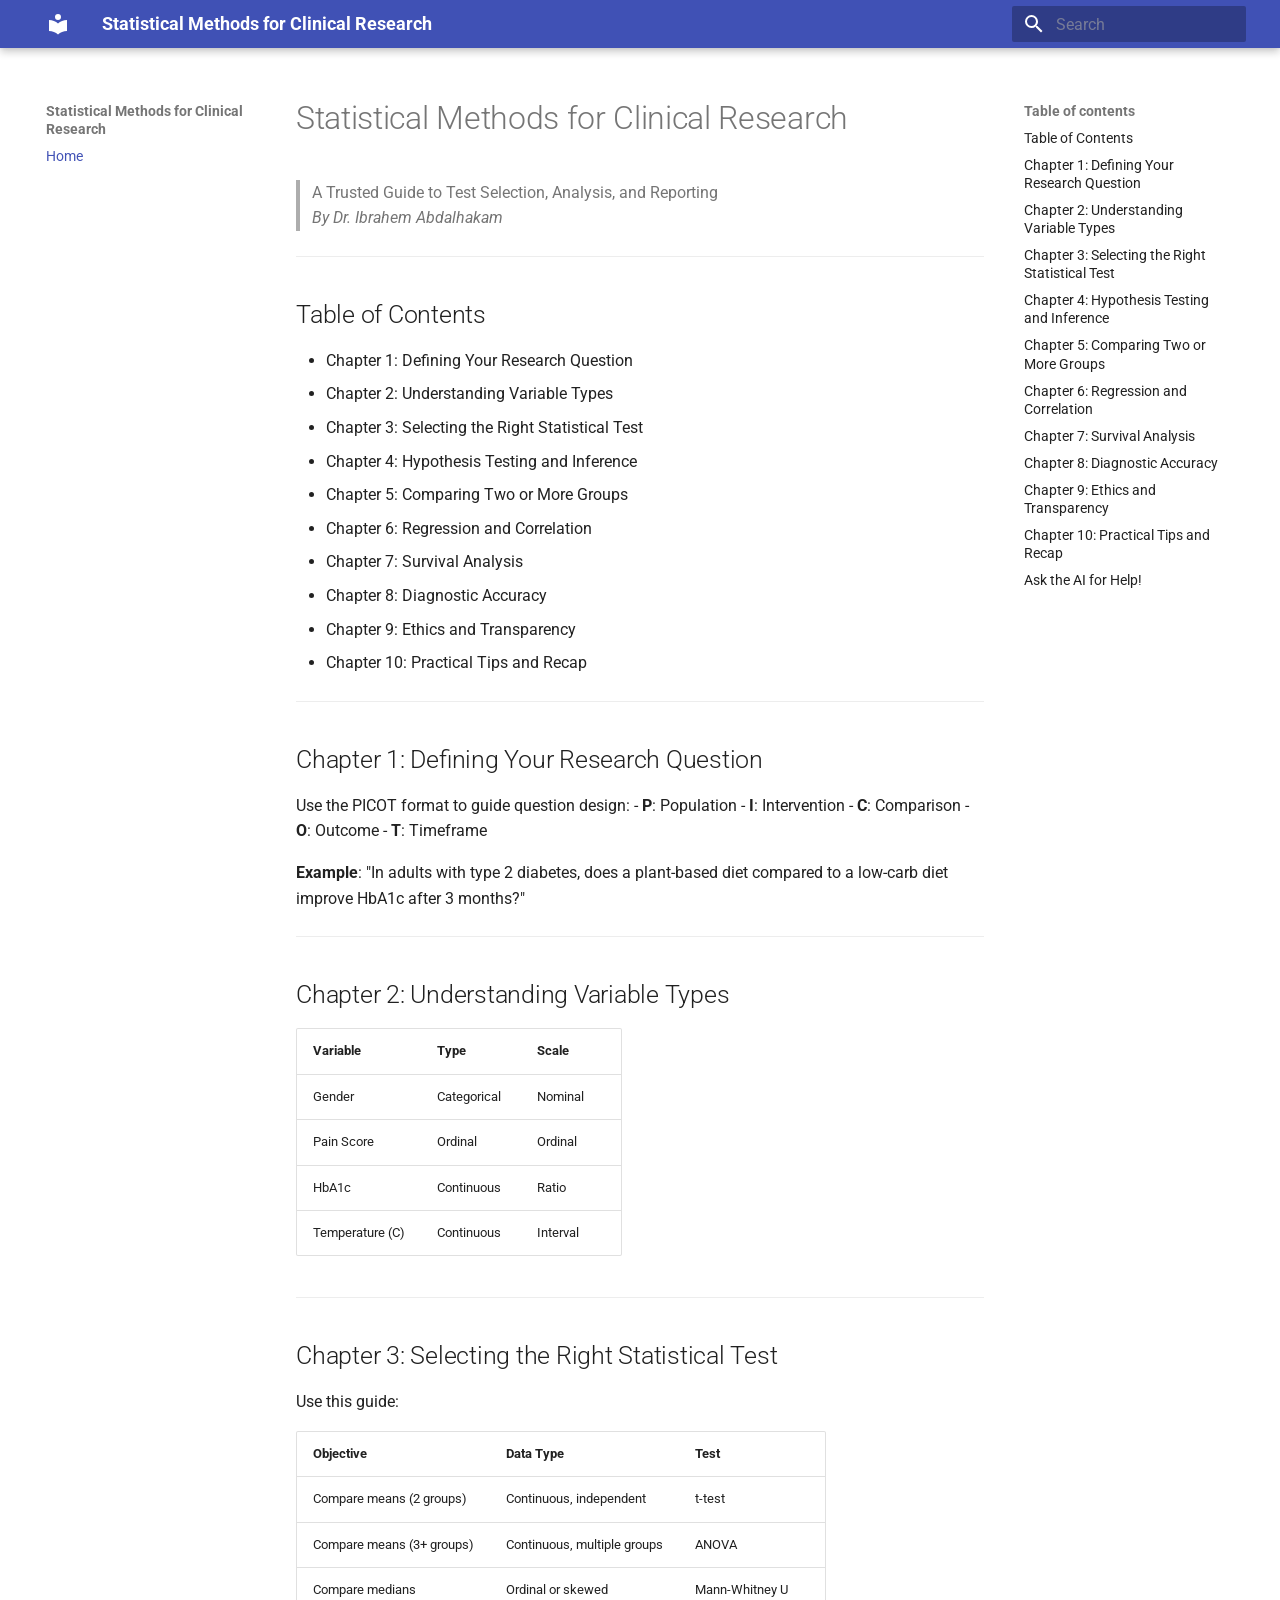
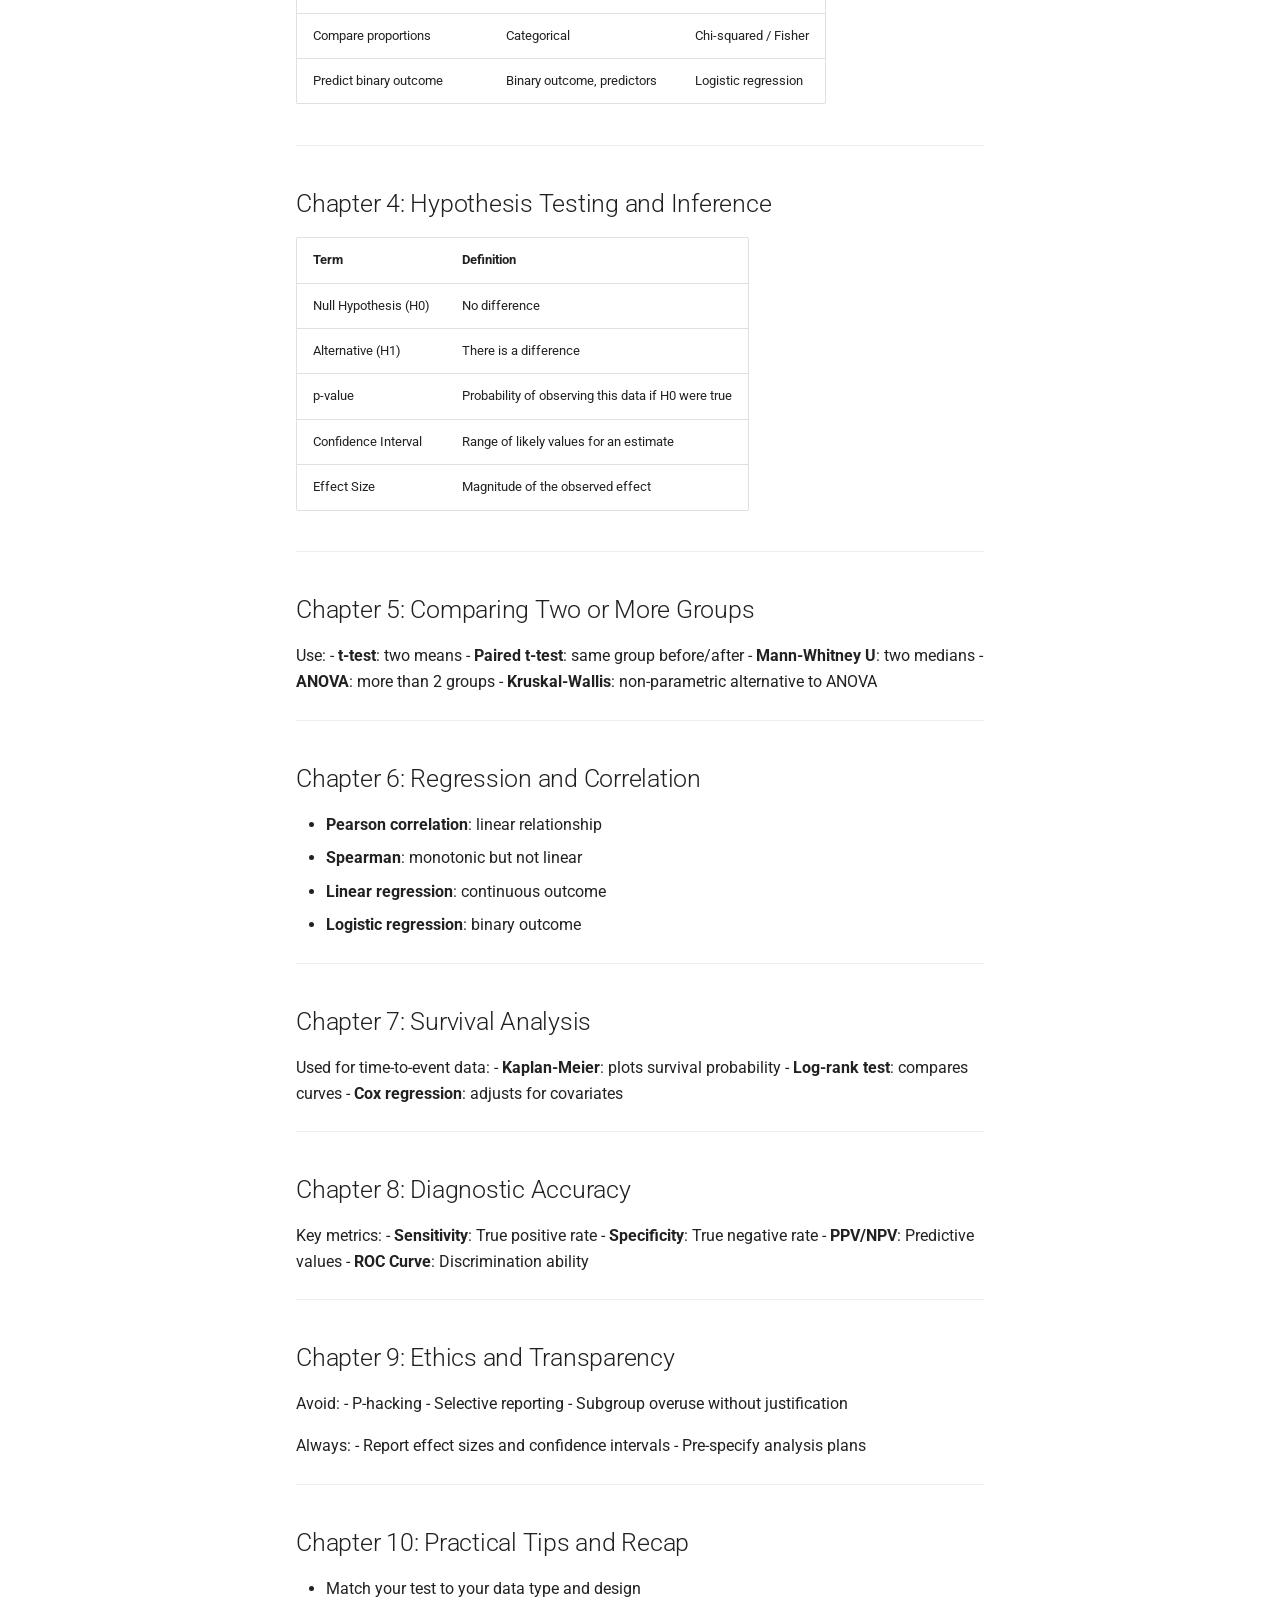
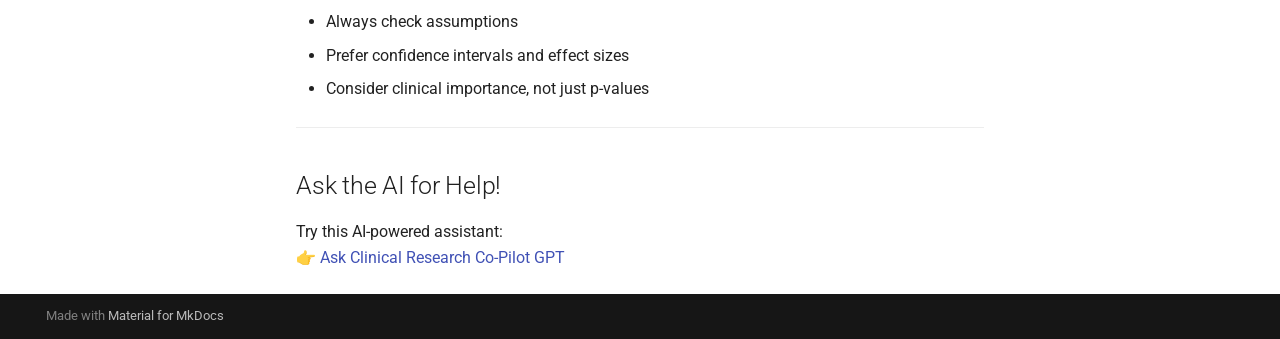
<file: index.html>
<!doctype html>
<html lang="en" class="no-js">
  <head>
    
      <meta charset="utf-8">
      <meta name="viewport" content="width=device-width,initial-scale=1">
      
      
      
      
      
      
      <link rel="icon" href="assets/images/favicon.png">
      <meta name="generator" content="mkdocs-1.6.1, mkdocs-material-9.6.12">
    
    
      
        <title>Statistical Methods for Clinical Research</title>
      
    
    
      <link rel="stylesheet" href="assets/stylesheets/main.2afb09e1.min.css">
      
      


    
    
      
    
    
      
        
        
        <link rel="preconnect" href="https://fonts.gstatic.com" crossorigin>
        <link rel="stylesheet" href="https://fonts.googleapis.com/css?family=Roboto:300,300i,400,400i,700,700i%7CRoboto+Mono:400,400i,700,700i&display=fallback">
        <style>:root{--md-text-font:"Roboto";--md-code-font:"Roboto Mono"}</style>
      
    
    
    <script>__md_scope=new URL(".",location),__md_hash=e=>[...e].reduce(((e,_)=>(e<<5)-e+_.charCodeAt(0)),0),__md_get=(e,_=localStorage,t=__md_scope)=>JSON.parse(_.getItem(t.pathname+"."+e)),__md_set=(e,_,t=localStorage,a=__md_scope)=>{try{t.setItem(a.pathname+"."+e,JSON.stringify(_))}catch(e){}}</script>
    
      

    
    
    
  </head>
  
  
    <body dir="ltr">
  
    
    <input class="md-toggle" data-md-toggle="drawer" type="checkbox" id="__drawer" autocomplete="off">
    <input class="md-toggle" data-md-toggle="search" type="checkbox" id="__search" autocomplete="off">
    <label class="md-overlay" for="__drawer"></label>
    <div data-md-component="skip">
      
        
        <a href="#statistical-methods-for-clinical-research" class="md-skip">
          Skip to content
        </a>
      
    </div>
    <div data-md-component="announce">
      
    </div>
    
    
      

  

<header class="md-header md-header--shadow" data-md-component="header">
  <nav class="md-header__inner md-grid" aria-label="Header">
    <a href="." title="Statistical Methods for Clinical Research" class="md-header__button md-logo" aria-label="Statistical Methods for Clinical Research" data-md-component="logo">
      
  
  <svg xmlns="http://www.w3.org/2000/svg" viewBox="0 0 24 24"><path d="M12 8a3 3 0 0 0 3-3 3 3 0 0 0-3-3 3 3 0 0 0-3 3 3 3 0 0 0 3 3m0 3.54C9.64 9.35 6.5 8 3 8v11c3.5 0 6.64 1.35 9 3.54 2.36-2.19 5.5-3.54 9-3.54V8c-3.5 0-6.64 1.35-9 3.54"/></svg>

    </a>
    <label class="md-header__button md-icon" for="__drawer">
      
      <svg xmlns="http://www.w3.org/2000/svg" viewBox="0 0 24 24"><path d="M3 6h18v2H3zm0 5h18v2H3zm0 5h18v2H3z"/></svg>
    </label>
    <div class="md-header__title" data-md-component="header-title">
      <div class="md-header__ellipsis">
        <div class="md-header__topic">
          <span class="md-ellipsis">
            Statistical Methods for Clinical Research
          </span>
        </div>
        <div class="md-header__topic" data-md-component="header-topic">
          <span class="md-ellipsis">
            
              Home
            
          </span>
        </div>
      </div>
    </div>
    
    
      <script>var palette=__md_get("__palette");if(palette&&palette.color){if("(prefers-color-scheme)"===palette.color.media){var media=matchMedia("(prefers-color-scheme: light)"),input=document.querySelector(media.matches?"[data-md-color-media='(prefers-color-scheme: light)']":"[data-md-color-media='(prefers-color-scheme: dark)']");palette.color.media=input.getAttribute("data-md-color-media"),palette.color.scheme=input.getAttribute("data-md-color-scheme"),palette.color.primary=input.getAttribute("data-md-color-primary"),palette.color.accent=input.getAttribute("data-md-color-accent")}for(var[key,value]of Object.entries(palette.color))document.body.setAttribute("data-md-color-"+key,value)}</script>
    
    
    
      
      
        <label class="md-header__button md-icon" for="__search">
          
          <svg xmlns="http://www.w3.org/2000/svg" viewBox="0 0 24 24"><path d="M9.5 3A6.5 6.5 0 0 1 16 9.5c0 1.61-.59 3.09-1.56 4.23l.27.27h.79l5 5-1.5 1.5-5-5v-.79l-.27-.27A6.52 6.52 0 0 1 9.5 16 6.5 6.5 0 0 1 3 9.5 6.5 6.5 0 0 1 9.5 3m0 2C7 5 5 7 5 9.5S7 14 9.5 14 14 12 14 9.5 12 5 9.5 5"/></svg>
        </label>
        <div class="md-search" data-md-component="search" role="dialog">
  <label class="md-search__overlay" for="__search"></label>
  <div class="md-search__inner" role="search">
    <form class="md-search__form" name="search">
      <input type="text" class="md-search__input" name="query" aria-label="Search" placeholder="Search" autocapitalize="off" autocorrect="off" autocomplete="off" spellcheck="false" data-md-component="search-query" required>
      <label class="md-search__icon md-icon" for="__search">
        
        <svg xmlns="http://www.w3.org/2000/svg" viewBox="0 0 24 24"><path d="M9.5 3A6.5 6.5 0 0 1 16 9.5c0 1.61-.59 3.09-1.56 4.23l.27.27h.79l5 5-1.5 1.5-5-5v-.79l-.27-.27A6.52 6.52 0 0 1 9.5 16 6.5 6.5 0 0 1 3 9.5 6.5 6.5 0 0 1 9.5 3m0 2C7 5 5 7 5 9.5S7 14 9.5 14 14 12 14 9.5 12 5 9.5 5"/></svg>
        
        <svg xmlns="http://www.w3.org/2000/svg" viewBox="0 0 24 24"><path d="M20 11v2H8l5.5 5.5-1.42 1.42L4.16 12l7.92-7.92L13.5 5.5 8 11z"/></svg>
      </label>
      <nav class="md-search__options" aria-label="Search">
        
        <button type="reset" class="md-search__icon md-icon" title="Clear" aria-label="Clear" tabindex="-1">
          
          <svg xmlns="http://www.w3.org/2000/svg" viewBox="0 0 24 24"><path d="M19 6.41 17.59 5 12 10.59 6.41 5 5 6.41 10.59 12 5 17.59 6.41 19 12 13.41 17.59 19 19 17.59 13.41 12z"/></svg>
        </button>
      </nav>
      
    </form>
    <div class="md-search__output">
      <div class="md-search__scrollwrap" tabindex="0" data-md-scrollfix>
        <div class="md-search-result" data-md-component="search-result">
          <div class="md-search-result__meta">
            Initializing search
          </div>
          <ol class="md-search-result__list" role="presentation"></ol>
        </div>
      </div>
    </div>
  </div>
</div>
      
    
    
  </nav>
  
</header>
    
    <div class="md-container" data-md-component="container">
      
      
        
          
        
      
      <main class="md-main" data-md-component="main">
        <div class="md-main__inner md-grid">
          
            
              
              <div class="md-sidebar md-sidebar--primary" data-md-component="sidebar" data-md-type="navigation" >
                <div class="md-sidebar__scrollwrap">
                  <div class="md-sidebar__inner">
                    



<nav class="md-nav md-nav--primary" aria-label="Navigation" data-md-level="0">
  <label class="md-nav__title" for="__drawer">
    <a href="." title="Statistical Methods for Clinical Research" class="md-nav__button md-logo" aria-label="Statistical Methods for Clinical Research" data-md-component="logo">
      
  
  <svg xmlns="http://www.w3.org/2000/svg" viewBox="0 0 24 24"><path d="M12 8a3 3 0 0 0 3-3 3 3 0 0 0-3-3 3 3 0 0 0-3 3 3 3 0 0 0 3 3m0 3.54C9.64 9.35 6.5 8 3 8v11c3.5 0 6.64 1.35 9 3.54 2.36-2.19 5.5-3.54 9-3.54V8c-3.5 0-6.64 1.35-9 3.54"/></svg>

    </a>
    Statistical Methods for Clinical Research
  </label>
  
  <ul class="md-nav__list" data-md-scrollfix>
    
      
      
  
  
    
  
  
  
    <li class="md-nav__item md-nav__item--active">
      
      <input class="md-nav__toggle md-toggle" type="checkbox" id="__toc">
      
      
        
      
      
        <label class="md-nav__link md-nav__link--active" for="__toc">
          
  
  
  <span class="md-ellipsis">
    Home
    
  </span>
  

          <span class="md-nav__icon md-icon"></span>
        </label>
      
      <a href="." class="md-nav__link md-nav__link--active">
        
  
  
  <span class="md-ellipsis">
    Home
    
  </span>
  

      </a>
      
        

<nav class="md-nav md-nav--secondary" aria-label="Table of contents">
  
  
  
    
  
  
    <label class="md-nav__title" for="__toc">
      <span class="md-nav__icon md-icon"></span>
      Table of contents
    </label>
    <ul class="md-nav__list" data-md-component="toc" data-md-scrollfix>
      
        <li class="md-nav__item">
  <a href="#table-of-contents" class="md-nav__link">
    <span class="md-ellipsis">
      Table of Contents
    </span>
  </a>
  
</li>
      
        <li class="md-nav__item">
  <a href="#chapter-1-defining-your-research-question" class="md-nav__link">
    <span class="md-ellipsis">
      Chapter 1: Defining Your Research Question
    </span>
  </a>
  
</li>
      
        <li class="md-nav__item">
  <a href="#chapter-2-understanding-variable-types" class="md-nav__link">
    <span class="md-ellipsis">
      Chapter 2: Understanding Variable Types
    </span>
  </a>
  
</li>
      
        <li class="md-nav__item">
  <a href="#chapter-3-selecting-the-right-statistical-test" class="md-nav__link">
    <span class="md-ellipsis">
      Chapter 3: Selecting the Right Statistical Test
    </span>
  </a>
  
</li>
      
        <li class="md-nav__item">
  <a href="#chapter-4-hypothesis-testing-and-inference" class="md-nav__link">
    <span class="md-ellipsis">
      Chapter 4: Hypothesis Testing and Inference
    </span>
  </a>
  
</li>
      
        <li class="md-nav__item">
  <a href="#chapter-5-comparing-two-or-more-groups" class="md-nav__link">
    <span class="md-ellipsis">
      Chapter 5: Comparing Two or More Groups
    </span>
  </a>
  
</li>
      
        <li class="md-nav__item">
  <a href="#chapter-6-regression-and-correlation" class="md-nav__link">
    <span class="md-ellipsis">
      Chapter 6: Regression and Correlation
    </span>
  </a>
  
</li>
      
        <li class="md-nav__item">
  <a href="#chapter-7-survival-analysis" class="md-nav__link">
    <span class="md-ellipsis">
      Chapter 7: Survival Analysis
    </span>
  </a>
  
</li>
      
        <li class="md-nav__item">
  <a href="#chapter-8-diagnostic-accuracy" class="md-nav__link">
    <span class="md-ellipsis">
      Chapter 8: Diagnostic Accuracy
    </span>
  </a>
  
</li>
      
        <li class="md-nav__item">
  <a href="#chapter-9-ethics-and-transparency" class="md-nav__link">
    <span class="md-ellipsis">
      Chapter 9: Ethics and Transparency
    </span>
  </a>
  
</li>
      
        <li class="md-nav__item">
  <a href="#chapter-10-practical-tips-and-recap" class="md-nav__link">
    <span class="md-ellipsis">
      Chapter 10: Practical Tips and Recap
    </span>
  </a>
  
</li>
      
        <li class="md-nav__item">
  <a href="#ask-the-ai-for-help" class="md-nav__link">
    <span class="md-ellipsis">
      Ask the AI for Help!
    </span>
  </a>
  
</li>
      
    </ul>
  
</nav>
      
    </li>
  

    
  </ul>
</nav>
                  </div>
                </div>
              </div>
            
            
              
              <div class="md-sidebar md-sidebar--secondary" data-md-component="sidebar" data-md-type="toc" >
                <div class="md-sidebar__scrollwrap">
                  <div class="md-sidebar__inner">
                    

<nav class="md-nav md-nav--secondary" aria-label="Table of contents">
  
  
  
    
  
  
    <label class="md-nav__title" for="__toc">
      <span class="md-nav__icon md-icon"></span>
      Table of contents
    </label>
    <ul class="md-nav__list" data-md-component="toc" data-md-scrollfix>
      
        <li class="md-nav__item">
  <a href="#table-of-contents" class="md-nav__link">
    <span class="md-ellipsis">
      Table of Contents
    </span>
  </a>
  
</li>
      
        <li class="md-nav__item">
  <a href="#chapter-1-defining-your-research-question" class="md-nav__link">
    <span class="md-ellipsis">
      Chapter 1: Defining Your Research Question
    </span>
  </a>
  
</li>
      
        <li class="md-nav__item">
  <a href="#chapter-2-understanding-variable-types" class="md-nav__link">
    <span class="md-ellipsis">
      Chapter 2: Understanding Variable Types
    </span>
  </a>
  
</li>
      
        <li class="md-nav__item">
  <a href="#chapter-3-selecting-the-right-statistical-test" class="md-nav__link">
    <span class="md-ellipsis">
      Chapter 3: Selecting the Right Statistical Test
    </span>
  </a>
  
</li>
      
        <li class="md-nav__item">
  <a href="#chapter-4-hypothesis-testing-and-inference" class="md-nav__link">
    <span class="md-ellipsis">
      Chapter 4: Hypothesis Testing and Inference
    </span>
  </a>
  
</li>
      
        <li class="md-nav__item">
  <a href="#chapter-5-comparing-two-or-more-groups" class="md-nav__link">
    <span class="md-ellipsis">
      Chapter 5: Comparing Two or More Groups
    </span>
  </a>
  
</li>
      
        <li class="md-nav__item">
  <a href="#chapter-6-regression-and-correlation" class="md-nav__link">
    <span class="md-ellipsis">
      Chapter 6: Regression and Correlation
    </span>
  </a>
  
</li>
      
        <li class="md-nav__item">
  <a href="#chapter-7-survival-analysis" class="md-nav__link">
    <span class="md-ellipsis">
      Chapter 7: Survival Analysis
    </span>
  </a>
  
</li>
      
        <li class="md-nav__item">
  <a href="#chapter-8-diagnostic-accuracy" class="md-nav__link">
    <span class="md-ellipsis">
      Chapter 8: Diagnostic Accuracy
    </span>
  </a>
  
</li>
      
        <li class="md-nav__item">
  <a href="#chapter-9-ethics-and-transparency" class="md-nav__link">
    <span class="md-ellipsis">
      Chapter 9: Ethics and Transparency
    </span>
  </a>
  
</li>
      
        <li class="md-nav__item">
  <a href="#chapter-10-practical-tips-and-recap" class="md-nav__link">
    <span class="md-ellipsis">
      Chapter 10: Practical Tips and Recap
    </span>
  </a>
  
</li>
      
        <li class="md-nav__item">
  <a href="#ask-the-ai-for-help" class="md-nav__link">
    <span class="md-ellipsis">
      Ask the AI for Help!
    </span>
  </a>
  
</li>
      
    </ul>
  
</nav>
                  </div>
                </div>
              </div>
            
          
          
            <div class="md-content" data-md-component="content">
              <article class="md-content__inner md-typeset">
                
                  



<h1 id="statistical-methods-for-clinical-research">Statistical Methods for Clinical Research</h1>
<blockquote>
<p>A Trusted Guide to Test Selection, Analysis, and Reporting<br />
<em>By Dr. Ibrahem Abdalhakam</em></p>
</blockquote>
<hr />
<h2 id="table-of-contents">Table of Contents</h2>
<ul>
<li>Chapter 1: Defining Your Research Question</li>
<li>Chapter 2: Understanding Variable Types</li>
<li>Chapter 3: Selecting the Right Statistical Test</li>
<li>Chapter 4: Hypothesis Testing and Inference</li>
<li>Chapter 5: Comparing Two or More Groups</li>
<li>Chapter 6: Regression and Correlation</li>
<li>Chapter 7: Survival Analysis</li>
<li>Chapter 8: Diagnostic Accuracy</li>
<li>Chapter 9: Ethics and Transparency</li>
<li>Chapter 10: Practical Tips and Recap</li>
</ul>
<hr />
<h2 id="chapter-1-defining-your-research-question">Chapter 1: Defining Your Research Question</h2>
<p>Use the PICOT format to guide question design:
- <strong>P</strong>: Population
- <strong>I</strong>: Intervention
- <strong>C</strong>: Comparison
- <strong>O</strong>: Outcome
- <strong>T</strong>: Timeframe</p>
<p><strong>Example</strong>: "In adults with type 2 diabetes, does a plant-based diet compared to a low-carb diet improve HbA1c after 3 months?"</p>
<hr />
<h2 id="chapter-2-understanding-variable-types">Chapter 2: Understanding Variable Types</h2>
<table>
<thead>
<tr>
<th>Variable</th>
<th>Type</th>
<th>Scale</th>
</tr>
</thead>
<tbody>
<tr>
<td>Gender</td>
<td>Categorical</td>
<td>Nominal</td>
</tr>
<tr>
<td>Pain Score</td>
<td>Ordinal</td>
<td>Ordinal</td>
</tr>
<tr>
<td>HbA1c</td>
<td>Continuous</td>
<td>Ratio</td>
</tr>
<tr>
<td>Temperature (C)</td>
<td>Continuous</td>
<td>Interval</td>
</tr>
</tbody>
</table>
<hr />
<h2 id="chapter-3-selecting-the-right-statistical-test">Chapter 3: Selecting the Right Statistical Test</h2>
<p>Use this guide:</p>
<table>
<thead>
<tr>
<th>Objective</th>
<th>Data Type</th>
<th>Test</th>
</tr>
</thead>
<tbody>
<tr>
<td>Compare means (2 groups)</td>
<td>Continuous, independent</td>
<td>t-test</td>
</tr>
<tr>
<td>Compare means (3+ groups)</td>
<td>Continuous, multiple groups</td>
<td>ANOVA</td>
</tr>
<tr>
<td>Compare medians</td>
<td>Ordinal or skewed</td>
<td>Mann-Whitney U</td>
</tr>
<tr>
<td>Compare proportions</td>
<td>Categorical</td>
<td>Chi-squared / Fisher</td>
</tr>
<tr>
<td>Predict binary outcome</td>
<td>Binary outcome, predictors</td>
<td>Logistic regression</td>
</tr>
</tbody>
</table>
<hr />
<h2 id="chapter-4-hypothesis-testing-and-inference">Chapter 4: Hypothesis Testing and Inference</h2>
<table>
<thead>
<tr>
<th>Term</th>
<th>Definition</th>
</tr>
</thead>
<tbody>
<tr>
<td>Null Hypothesis (H0)</td>
<td>No difference</td>
</tr>
<tr>
<td>Alternative (H1)</td>
<td>There is a difference</td>
</tr>
<tr>
<td>p-value</td>
<td>Probability of observing this data if H0 were true</td>
</tr>
<tr>
<td>Confidence Interval</td>
<td>Range of likely values for an estimate</td>
</tr>
<tr>
<td>Effect Size</td>
<td>Magnitude of the observed effect</td>
</tr>
</tbody>
</table>
<hr />
<h2 id="chapter-5-comparing-two-or-more-groups">Chapter 5: Comparing Two or More Groups</h2>
<p>Use:
- <strong>t-test</strong>: two means
- <strong>Paired t-test</strong>: same group before/after
- <strong>Mann-Whitney U</strong>: two medians
- <strong>ANOVA</strong>: more than 2 groups
- <strong>Kruskal-Wallis</strong>: non-parametric alternative to ANOVA</p>
<hr />
<h2 id="chapter-6-regression-and-correlation">Chapter 6: Regression and Correlation</h2>
<ul>
<li><strong>Pearson correlation</strong>: linear relationship</li>
<li><strong>Spearman</strong>: monotonic but not linear</li>
<li><strong>Linear regression</strong>: continuous outcome</li>
<li><strong>Logistic regression</strong>: binary outcome</li>
</ul>
<hr />
<h2 id="chapter-7-survival-analysis">Chapter 7: Survival Analysis</h2>
<p>Used for time-to-event data:
- <strong>Kaplan-Meier</strong>: plots survival probability
- <strong>Log-rank test</strong>: compares curves
- <strong>Cox regression</strong>: adjusts for covariates</p>
<hr />
<h2 id="chapter-8-diagnostic-accuracy">Chapter 8: Diagnostic Accuracy</h2>
<p>Key metrics:
- <strong>Sensitivity</strong>: True positive rate
- <strong>Specificity</strong>: True negative rate
- <strong>PPV/NPV</strong>: Predictive values
- <strong>ROC Curve</strong>: Discrimination ability</p>
<hr />
<h2 id="chapter-9-ethics-and-transparency">Chapter 9: Ethics and Transparency</h2>
<p>Avoid:
- P-hacking
- Selective reporting
- Subgroup overuse without justification</p>
<p>Always:
- Report effect sizes and confidence intervals
- Pre-specify analysis plans</p>
<hr />
<h2 id="chapter-10-practical-tips-and-recap">Chapter 10: Practical Tips and Recap</h2>
<ul>
<li>Match your test to your data type and design</li>
<li>Always check assumptions</li>
<li>Prefer confidence intervals and effect sizes</li>
<li>Consider clinical importance, not just p-values</li>
</ul>
<hr />
<h2 id="ask-the-ai-for-help">Ask the AI for Help!</h2>
<p>Try this AI-powered assistant:<br />
👉 <a href="https://chat.openai.com/g/g-your-custom-gpt-link">Ask Clinical Research Co-Pilot GPT</a></p>












                
              </article>
            </div>
          
          
<script>var target=document.getElementById(location.hash.slice(1));target&&target.name&&(target.checked=target.name.startsWith("__tabbed_"))</script>
        </div>
        
      </main>
      
        <footer class="md-footer">
  
  <div class="md-footer-meta md-typeset">
    <div class="md-footer-meta__inner md-grid">
      <div class="md-copyright">
  
  
    Made with
    <a href="https://squidfunk.github.io/mkdocs-material/" target="_blank" rel="noopener">
      Material for MkDocs
    </a>
  
</div>
      
    </div>
  </div>
</footer>
      
    </div>
    <div class="md-dialog" data-md-component="dialog">
      <div class="md-dialog__inner md-typeset"></div>
    </div>
    
    
    
      
      <script id="__config" type="application/json">{"base": ".", "features": [], "search": "assets/javascripts/workers/search.f8cc74c7.min.js", "tags": null, "translations": {"clipboard.copied": "Copied to clipboard", "clipboard.copy": "Copy to clipboard", "search.result.more.one": "1 more on this page", "search.result.more.other": "# more on this page", "search.result.none": "No matching documents", "search.result.one": "1 matching document", "search.result.other": "# matching documents", "search.result.placeholder": "Type to start searching", "search.result.term.missing": "Missing", "select.version": "Select version"}, "version": null}</script>
    
    
      <script src="assets/javascripts/bundle.c8b220af.min.js"></script>
      
    
  </body>
</html>
</file>
<file: assets/stylesheets/main.2afb09e1.min.css>
@charset "UTF-8";html{-webkit-text-size-adjust:none;-moz-text-size-adjust:none;text-size-adjust:none;box-sizing:border-box}*,:after,:before{box-sizing:inherit}@media (prefers-reduced-motion){*,:after,:before{transition:none!important}}body{margin:0}a,button,input,label{-webkit-tap-highlight-color:transparent}a{color:inherit;text-decoration:none}hr{border:0;box-sizing:initial;display:block;height:.05rem;overflow:visible;padding:0}small{font-size:80%}sub,sup{line-height:1em}img{border-style:none}table{border-collapse:initial;border-spacing:0}td,th{font-weight:400;vertical-align:top}button{background:#0000;border:0;font-family:inherit;font-size:inherit;margin:0;padding:0}input{border:0;outline:none}:root{--md-primary-fg-color:#4051b5;--md-primary-fg-color--light:#5d6cc0;--md-primary-fg-color--dark:#303fa1;--md-primary-bg-color:#fff;--md-primary-bg-color--light:#ffffffb3;--md-accent-fg-color:#526cfe;--md-accent-fg-color--transparent:#526cfe1a;--md-accent-bg-color:#fff;--md-accent-bg-color--light:#ffffffb3}[data-md-color-scheme=default]{color-scheme:light}[data-md-color-scheme=default] img[src$="#gh-dark-mode-only"],[data-md-color-scheme=default] img[src$="#only-dark"]{display:none}:root,[data-md-color-scheme=default]{--md-hue:225deg;--md-default-fg-color:#000000de;--md-default-fg-color--light:#0000008a;--md-default-fg-color--lighter:#00000052;--md-default-fg-color--lightest:#00000012;--md-default-bg-color:#fff;--md-default-bg-color--light:#ffffffb3;--md-default-bg-color--lighter:#ffffff4d;--md-default-bg-color--lightest:#ffffff1f;--md-code-fg-color:#36464e;--md-code-bg-color:#f5f5f5;--md-code-hl-color:#4287ff;--md-code-hl-color--light:#4287ff1a;--md-code-hl-number-color:#d52a2a;--md-code-hl-special-color:#db1457;--md-code-hl-function-color:#a846b9;--md-code-hl-constant-color:#6e59d9;--md-code-hl-keyword-color:#3f6ec6;--md-code-hl-string-color:#1c7d4d;--md-code-hl-name-color:var(--md-code-fg-color);--md-code-hl-operator-color:var(--md-default-fg-color--light);--md-code-hl-punctuation-color:var(--md-default-fg-color--light);--md-code-hl-comment-color:var(--md-default-fg-color--light);--md-code-hl-generic-color:var(--md-default-fg-color--light);--md-code-hl-variable-color:var(--md-default-fg-color--light);--md-typeset-color:var(--md-default-fg-color);--md-typeset-a-color:var(--md-primary-fg-color);--md-typeset-del-color:#f5503d26;--md-typeset-ins-color:#0bd57026;--md-typeset-kbd-color:#fafafa;--md-typeset-kbd-accent-color:#fff;--md-typeset-kbd-border-color:#b8b8b8;--md-typeset-mark-color:#ffff0080;--md-typeset-table-color:#0000001f;--md-typeset-table-color--light:rgba(0,0,0,.035);--md-admonition-fg-color:var(--md-default-fg-color);--md-admonition-bg-color:var(--md-default-bg-color);--md-warning-fg-color:#000000de;--md-warning-bg-color:#ff9;--md-footer-fg-color:#fff;--md-footer-fg-color--light:#ffffffb3;--md-footer-fg-color--lighter:#ffffff73;--md-footer-bg-color:#000000de;--md-footer-bg-color--dark:#00000052;--md-shadow-z1:0 0.2rem 0.5rem #0000000d,0 0 0.05rem #0000001a;--md-shadow-z2:0 0.2rem 0.5rem #0000001a,0 0 0.05rem #00000040;--md-shadow-z3:0 0.2rem 0.5rem #0003,0 0 0.05rem #00000059}.md-icon svg{fill:currentcolor;display:block;height:1.2rem;width:1.2rem}body{-webkit-font-smoothing:antialiased;-moz-osx-font-smoothing:grayscale;--md-text-font-family:var(--md-text-font,_),-apple-system,BlinkMacSystemFont,Helvetica,Arial,sans-serif;--md-code-font-family:var(--md-code-font,_),SFMono-Regular,Consolas,Menlo,monospace}aside,body,input{font-feature-settings:"kern","liga";color:var(--md-typeset-color);font-family:var(--md-text-font-family)}code,kbd,pre{font-feature-settings:"kern";font-family:var(--md-code-font-family)}:root{--md-typeset-table-sort-icon:url('data:image/svg+xml;charset=utf-8,<svg xmlns="http://www.w3.org/2000/svg" viewBox="0 0 24 24"><path d="m18 21-4-4h3V7h-3l4-4 4 4h-3v10h3M2 19v-2h10v2M2 13v-2h7v2M2 7V5h4v2z"/></svg>');--md-typeset-table-sort-icon--asc:url('data:image/svg+xml;charset=utf-8,<svg xmlns="http://www.w3.org/2000/svg" viewBox="0 0 24 24"><path d="M19 17h3l-4 4-4-4h3V3h2M2 17h10v2H2M6 5v2H2V5m0 6h7v2H2z"/></svg>');--md-typeset-table-sort-icon--desc:url('data:image/svg+xml;charset=utf-8,<svg xmlns="http://www.w3.org/2000/svg" viewBox="0 0 24 24"><path d="M19 7h3l-4-4-4 4h3v14h2M2 17h10v2H2M6 5v2H2V5m0 6h7v2H2z"/></svg>')}.md-typeset{-webkit-print-color-adjust:exact;color-adjust:exact;font-size:.8rem;line-height:1.6;overflow-wrap:break-word}@media print{.md-typeset{font-size:.68rem}}.md-typeset blockquote,.md-typeset dl,.md-typeset figure,.md-typeset ol,.md-typeset pre,.md-typeset ul{margin-bottom:1em;margin-top:1em}.md-typeset h1{color:var(--md-default-fg-color--light);font-size:2em;line-height:1.3;margin:0 0 1.25em}.md-typeset h1,.md-typeset h2{font-weight:300;letter-spacing:-.01em}.md-typeset h2{font-size:1.5625em;line-height:1.4;margin:1.6em 0 .64em}.md-typeset h3{font-size:1.25em;font-weight:400;letter-spacing:-.01em;line-height:1.5;margin:1.6em 0 .8em}.md-typeset h2+h3{margin-top:.8em}.md-typeset h4{font-weight:700;letter-spacing:-.01em;margin:1em 0}.md-typeset h5,.md-typeset h6{color:var(--md-default-fg-color--light);font-size:.8em;font-weight:700;letter-spacing:-.01em;margin:1.25em 0}.md-typeset h5{text-transform:uppercase}.md-typeset h5 code{text-transform:none}.md-typeset hr{border-bottom:.05rem solid var(--md-default-fg-color--lightest);display:flow-root;margin:1.5em 0}.md-typeset a{color:var(--md-typeset-a-color);word-break:break-word}.md-typeset a,.md-typeset a:before{transition:color 125ms}.md-typeset a:focus,.md-typeset a:hover{color:var(--md-accent-fg-color)}.md-typeset a:focus code,.md-typeset a:hover code{background-color:var(--md-accent-fg-color--transparent)}.md-typeset a code{color:currentcolor;transition:background-color 125ms}.md-typeset a.focus-visible{outline-color:var(--md-accent-fg-color);outline-offset:.2rem}.md-typeset code,.md-typeset kbd,.md-typeset pre{color:var(--md-code-fg-color);direction:ltr;font-variant-ligatures:none}@media print{.md-typeset code,.md-typeset kbd,.md-typeset pre{white-space:pre-wrap}}.md-typeset code{background-color:var(--md-code-bg-color);border-radius:.1rem;-webkit-box-decoration-break:clone;box-decoration-break:clone;font-size:.85em;padding:0 .2941176471em;word-break:break-word}.md-typeset code:not(.focus-visible){-webkit-tap-highlight-color:transparent;outline:none}.md-typeset pre{display:flow-root;line-height:1.4;position:relative}.md-typeset pre>code{-webkit-box-decoration-break:slice;box-decoration-break:slice;box-shadow:none;display:block;margin:0;outline-color:var(--md-accent-fg-color);overflow:auto;padding:.7720588235em 1.1764705882em;scrollbar-color:var(--md-default-fg-color--lighter) #0000;scrollbar-width:thin;touch-action:auto;word-break:normal}.md-typeset pre>code:hover{scrollbar-color:var(--md-accent-fg-color) #0000}.md-typeset pre>code::-webkit-scrollbar{height:.2rem;width:.2rem}.md-typeset pre>code::-webkit-scrollbar-thumb{background-color:var(--md-default-fg-color--lighter)}.md-typeset pre>code::-webkit-scrollbar-thumb:hover{background-color:var(--md-accent-fg-color)}.md-typeset kbd{background-color:var(--md-typeset-kbd-color);border-radius:.1rem;box-shadow:0 .1rem 0 .05rem var(--md-typeset-kbd-border-color),0 .1rem 0 var(--md-typeset-kbd-border-color),0 -.1rem .2rem var(--md-typeset-kbd-accent-color) inset;color:var(--md-default-fg-color);display:inline-block;font-size:.75em;padding:0 .6666666667em;vertical-align:text-top;word-break:break-word}.md-typeset mark{background-color:var(--md-typeset-mark-color);-webkit-box-decoration-break:clone;box-decoration-break:clone;color:inherit;word-break:break-word}.md-typeset abbr{border-bottom:.05rem dotted var(--md-default-fg-color--light);cursor:help;text-decoration:none}.md-typeset small{opacity:.75}[dir=ltr] .md-typeset sub,[dir=ltr] .md-typeset sup{margin-left:.078125em}[dir=rtl] .md-typeset sub,[dir=rtl] .md-typeset sup{margin-right:.078125em}[dir=ltr] .md-typeset blockquote{padding-left:.6rem}[dir=rtl] .md-typeset blockquote{padding-right:.6rem}[dir=ltr] .md-typeset blockquote{border-left:.2rem solid var(--md-default-fg-color--lighter)}[dir=rtl] .md-typeset blockquote{border-right:.2rem solid var(--md-default-fg-color--lighter)}.md-typeset blockquote{color:var(--md-default-fg-color--light);margin-left:0;margin-right:0}.md-typeset ul{list-style-type:disc}.md-typeset ul[type]{list-style-type:revert-layer}[dir=ltr] .md-typeset ol,[dir=ltr] .md-typeset ul{margin-left:.625em}[dir=rtl] .md-typeset ol,[dir=rtl] .md-typeset ul{margin-right:.625em}.md-typeset ol,.md-typeset ul{padding:0}.md-typeset ol:not([hidden]),.md-typeset ul:not([hidden]){display:flow-root}.md-typeset ol ol,.md-typeset ul ol{list-style-type:lower-alpha}.md-typeset ol ol ol,.md-typeset ul ol ol{list-style-type:lower-roman}.md-typeset ol ol ol ol,.md-typeset ul ol ol ol{list-style-type:upper-alpha}.md-typeset ol ol ol ol ol,.md-typeset ul ol ol ol ol{list-style-type:upper-roman}.md-typeset ol[type],.md-typeset ul[type]{list-style-type:revert-layer}[dir=ltr] .md-typeset ol li,[dir=ltr] .md-typeset ul li{margin-left:1.25em}[dir=rtl] .md-typeset ol li,[dir=rtl] .md-typeset ul li{margin-right:1.25em}.md-typeset ol li,.md-typeset ul li{margin-bottom:.5em}.md-typeset ol li blockquote,.md-typeset ol li p,.md-typeset ul li blockquote,.md-typeset ul li p{margin:.5em 0}.md-typeset ol li:last-child,.md-typeset ul li:last-child{margin-bottom:0}[dir=ltr] .md-typeset ol li ol,[dir=ltr] .md-typeset ol li ul,[dir=ltr] .md-typeset ul li ol,[dir=ltr] .md-typeset ul li ul{margin-left:.625em}[dir=rtl] .md-typeset ol li ol,[dir=rtl] .md-typeset ol li ul,[dir=rtl] .md-typeset ul li ol,[dir=rtl] .md-typeset ul li ul{margin-right:.625em}.md-typeset ol li ol,.md-typeset ol li ul,.md-typeset ul li ol,.md-typeset ul li ul{margin-bottom:.5em;margin-top:.5em}[dir=ltr] .md-typeset dd{margin-left:1.875em}[dir=rtl] .md-typeset dd{margin-right:1.875em}.md-typeset dd{margin-bottom:1.5em;margin-top:1em}.md-typeset img,.md-typeset svg,.md-typeset video{height:auto;max-width:100%}.md-typeset img[align=left]{margin:1em 1em 1em 0}.md-typeset img[align=right]{margin:1em 0 1em 1em}.md-typeset img[align]:only-child{margin-top:0}.md-typeset figure{display:flow-root;margin:1em auto;max-width:100%;text-align:center;width:-moz-fit-content;width:fit-content}.md-typeset figure img{display:block;margin:0 auto}.md-typeset figcaption{font-style:italic;margin:1em auto;max-width:24rem}.md-typeset iframe{max-width:100%}.md-typeset table:not([class]){background-color:var(--md-default-bg-color);border:.05rem solid var(--md-typeset-table-color);border-radius:.1rem;display:inline-block;font-size:.64rem;max-width:100%;overflow:auto;touch-action:auto}@media print{.md-typeset table:not([class]){display:table}}.md-typeset table:not([class])+*{margin-top:1.5em}.md-typeset table:not([class]) td>:first-child,.md-typeset table:not([class]) th>:first-child{margin-top:0}.md-typeset table:not([class]) td>:last-child,.md-typeset table:not([class]) th>:last-child{margin-bottom:0}.md-typeset table:not([class]) td:not([align]),.md-typeset table:not([class]) th:not([align]){text-align:left}[dir=rtl] .md-typeset table:not([class]) td:not([align]),[dir=rtl] .md-typeset table:not([class]) th:not([align]){text-align:right}.md-typeset table:not([class]) th{font-weight:700;min-width:5rem;padding:.9375em 1.25em;vertical-align:top}.md-typeset table:not([class]) td{border-top:.05rem solid var(--md-typeset-table-color);padding:.9375em 1.25em;vertical-align:top}.md-typeset table:not([class]) tbody tr{transition:background-color 125ms}.md-typeset table:not([class]) tbody tr:hover{background-color:var(--md-typeset-table-color--light);box-shadow:0 .05rem 0 var(--md-default-bg-color) inset}.md-typeset table:not([class]) a{word-break:normal}.md-typeset table th[role=columnheader]{cursor:pointer}[dir=ltr] .md-typeset table th[role=columnheader]:after{margin-left:.5em}[dir=rtl] .md-typeset table th[role=columnheader]:after{margin-right:.5em}.md-typeset table th[role=columnheader]:after{content:"";display:inline-block;height:1.2em;-webkit-mask-image:var(--md-typeset-table-sort-icon);mask-image:var(--md-typeset-table-sort-icon);-webkit-mask-repeat:no-repeat;mask-repeat:no-repeat;-webkit-mask-size:contain;mask-size:contain;transition:background-color 125ms;vertical-align:text-bottom;width:1.2em}.md-typeset table th[role=columnheader]:hover:after{background-color:var(--md-default-fg-color--lighter)}.md-typeset table th[role=columnheader][aria-sort=ascending]:after{background-color:var(--md-default-fg-color--light);-webkit-mask-image:var(--md-typeset-table-sort-icon--asc);mask-image:var(--md-typeset-table-sort-icon--asc)}.md-typeset table th[role=columnheader][aria-sort=descending]:after{background-color:var(--md-default-fg-color--light);-webkit-mask-image:var(--md-typeset-table-sort-icon--desc);mask-image:var(--md-typeset-table-sort-icon--desc)}.md-typeset__scrollwrap{margin:1em -.8rem;overflow-x:auto;touch-action:auto}.md-typeset__table{display:inline-block;margin-bottom:.5em;padding:0 .8rem}@media print{.md-typeset__table{display:block}}html .md-typeset__table table{display:table;margin:0;overflow:hidden;width:100%}@media screen and (max-width:44.984375em){.md-content__inner>pre{margin:1em -.8rem}.md-content__inner>pre code{border-radius:0}}.md-typeset .md-author{border-radius:100%;display:block;flex-shrink:0;height:1.6rem;overflow:hidden;position:relative;transition:color 125ms,transform 125ms;width:1.6rem}.md-typeset .md-author img{display:block}.md-typeset .md-author--more{background:var(--md-default-fg-color--lightest);color:var(--md-default-fg-color--lighter);font-size:.6rem;font-weight:700;line-height:1.6rem;text-align:center}.md-typeset .md-author--long{height:2.4rem;width:2.4rem}.md-typeset a.md-author{transform:scale(1)}.md-typeset a.md-author img{border-radius:100%;filter:grayscale(100%) opacity(75%);transition:filter 125ms}.md-typeset a.md-author:focus,.md-typeset a.md-author:hover{transform:scale(1.1);z-index:1}.md-typeset a.md-author:focus img,.md-typeset a.md-author:hover img{filter:grayscale(0)}.md-banner{background-color:var(--md-footer-bg-color);color:var(--md-footer-fg-color);overflow:auto}@media print{.md-banner{display:none}}.md-banner--warning{background-color:var(--md-warning-bg-color);color:var(--md-warning-fg-color)}.md-banner__inner{font-size:.7rem;margin:.6rem auto;padding:0 .8rem}[dir=ltr] .md-banner__button{float:right}[dir=rtl] .md-banner__button{float:left}.md-banner__button{color:inherit;cursor:pointer;transition:opacity .25s}.no-js .md-banner__button{display:none}.md-banner__button:hover{opacity:.7}html{font-size:125%;height:100%;overflow-x:hidden}@media screen and (min-width:100em){html{font-size:137.5%}}@media screen and (min-width:125em){html{font-size:150%}}body{background-color:var(--md-default-bg-color);display:flex;flex-direction:column;font-size:.5rem;min-height:100%;position:relative;width:100%}@media print{body{display:block}}@media screen and (max-width:59.984375em){body[data-md-scrolllock]{position:fixed}}.md-grid{margin-left:auto;margin-right:auto;max-width:61rem}.md-container{display:flex;flex-direction:column;flex-grow:1}@media print{.md-container{display:block}}.md-main{flex-grow:1}.md-main__inner{display:flex;height:100%;margin-top:1.5rem}.md-ellipsis{overflow:hidden;text-overflow:ellipsis}.md-toggle{display:none}.md-option{height:0;opacity:0;position:absolute;width:0}.md-option:checked+label:not([hidden]){display:block}.md-option.focus-visible+label{outline-color:var(--md-accent-fg-color);outline-style:auto}.md-skip{background-color:var(--md-default-fg-color);border-radius:.1rem;color:var(--md-default-bg-color);font-size:.64rem;margin:.5rem;opacity:0;outline-color:var(--md-accent-fg-color);padding:.3rem .5rem;position:fixed;transform:translateY(.4rem);z-index:-1}.md-skip:focus{opacity:1;transform:translateY(0);transition:transform .25s cubic-bezier(.4,0,.2,1),opacity 175ms 75ms;z-index:10}@page{margin:25mm}:root{--md-clipboard-icon:url('data:image/svg+xml;charset=utf-8,<svg xmlns="http://www.w3.org/2000/svg" viewBox="0 0 24 24"><path d="M19 21H8V7h11m0-2H8a2 2 0 0 0-2 2v14a2 2 0 0 0 2 2h11a2 2 0 0 0 2-2V7a2 2 0 0 0-2-2m-3-4H4a2 2 0 0 0-2 2v14h2V3h12z"/></svg>')}.md-clipboard{border-radius:.1rem;color:var(--md-default-fg-color--lightest);cursor:pointer;height:1.5em;outline-color:var(--md-accent-fg-color);outline-offset:.1rem;position:absolute;right:.5em;top:.5em;transition:color .25s;width:1.5em;z-index:1}@media print{.md-clipboard{display:none}}.md-clipboard:not(.focus-visible){-webkit-tap-highlight-color:transparent;outline:none}:hover>.md-clipboard{color:var(--md-default-fg-color--light)}.md-clipboard:focus,.md-clipboard:hover{color:var(--md-accent-fg-color)}.md-clipboard:after{background-color:currentcolor;content:"";display:block;height:1.125em;margin:0 auto;-webkit-mask-image:var(--md-clipboard-icon);mask-image:var(--md-clipboard-icon);-webkit-mask-position:center;mask-position:center;-webkit-mask-repeat:no-repeat;mask-repeat:no-repeat;-webkit-mask-size:contain;mask-size:contain;width:1.125em}.md-clipboard--inline{cursor:pointer}.md-clipboard--inline code{transition:color .25s,background-color .25s}.md-clipboard--inline:focus code,.md-clipboard--inline:hover code{background-color:var(--md-accent-fg-color--transparent);color:var(--md-accent-fg-color)}.md-typeset .md-code__content{display:grid}@keyframes consent{0%{opacity:0;transform:translateY(100%)}to{opacity:1;transform:translateY(0)}}@keyframes overlay{0%{opacity:0}to{opacity:1}}.md-consent__overlay{animation:overlay .25s both;-webkit-backdrop-filter:blur(.1rem);backdrop-filter:blur(.1rem);background-color:#0000008a;height:100%;opacity:1;position:fixed;top:0;width:100%;z-index:5}.md-consent__inner{animation:consent .5s cubic-bezier(.1,.7,.1,1) both;background-color:var(--md-default-bg-color);border:0;border-radius:.1rem;bottom:0;box-shadow:0 0 .2rem #0000001a,0 .2rem .4rem #0003;max-height:100%;overflow:auto;padding:0;position:fixed;width:100%;z-index:5}.md-consent__form{padding:.8rem}.md-consent__settings{display:none;margin:1em 0}input:checked+.md-consent__settings{display:block}.md-consent__controls{margin-bottom:.8rem}.md-typeset .md-consent__controls .md-button{display:inline}@media screen and (max-width:44.984375em){.md-typeset .md-consent__controls .md-button{display:block;margin-top:.4rem;text-align:center;width:100%}}.md-consent label{cursor:pointer}.md-content{flex-grow:1;min-width:0}.md-content__inner{margin:0 .8rem 1.2rem;padding-top:.6rem}@media screen and (min-width:76.25em){[dir=ltr] .md-sidebar--primary:not([hidden])~.md-content>.md-content__inner{margin-left:1.2rem}[dir=ltr] .md-sidebar--secondary:not([hidden])~.md-content>.md-content__inner,[dir=rtl] .md-sidebar--primary:not([hidden])~.md-content>.md-content__inner{margin-right:1.2rem}[dir=rtl] .md-sidebar--secondary:not([hidden])~.md-content>.md-content__inner{margin-left:1.2rem}}.md-content__inner:before{content:"";display:block;height:.4rem}.md-content__inner>:last-child{margin-bottom:0}[dir=ltr] .md-content__button{float:right}[dir=rtl] .md-content__button{float:left}[dir=ltr] .md-content__button{margin-left:.4rem}[dir=rtl] .md-content__button{margin-right:.4rem}.md-content__button{margin:.4rem 0;padding:0}@media print{.md-content__button{display:none}}.md-typeset .md-content__button{color:var(--md-default-fg-color--lighter)}.md-content__button svg{display:inline;vertical-align:top}[dir=rtl] .md-content__button svg{transform:scaleX(-1)}[dir=ltr] .md-dialog{right:.8rem}[dir=rtl] .md-dialog{left:.8rem}.md-dialog{background-color:var(--md-default-fg-color);border-radius:.1rem;bottom:.8rem;box-shadow:var(--md-shadow-z3);min-width:11.1rem;opacity:0;padding:.4rem .6rem;pointer-events:none;position:fixed;transform:translateY(100%);transition:transform 0ms .4s,opacity .4s;z-index:4}@media print{.md-dialog{display:none}}.md-dialog--active{opacity:1;pointer-events:auto;transform:translateY(0);transition:transform .4s cubic-bezier(.075,.85,.175,1),opacity .4s}.md-dialog__inner{color:var(--md-default-bg-color);font-size:.7rem}.md-feedback{margin:2em 0 1em;text-align:center}.md-feedback fieldset{border:none;margin:0;padding:0}.md-feedback__title{font-weight:700;margin:1em auto}.md-feedback__inner{position:relative}.md-feedback__list{display:flex;flex-wrap:wrap;place-content:baseline center;position:relative}.md-feedback__list:hover .md-icon:not(:disabled){color:var(--md-default-fg-color--lighter)}:disabled .md-feedback__list{min-height:1.8rem}.md-feedback__icon{color:var(--md-default-fg-color--light);cursor:pointer;flex-shrink:0;margin:0 .1rem;transition:color 125ms}.md-feedback__icon:not(:disabled).md-icon:hover{color:var(--md-accent-fg-color)}.md-feedback__icon:disabled{color:var(--md-default-fg-color--lightest);pointer-events:none}.md-feedback__note{opacity:0;position:relative;transform:translateY(.4rem);transition:transform .4s cubic-bezier(.1,.7,.1,1),opacity .15s}.md-feedback__note>*{margin:0 auto;max-width:16rem}:disabled .md-feedback__note{opacity:1;transform:translateY(0)}@media print{.md-feedback{display:none}}.md-footer{background-color:var(--md-footer-bg-color);color:var(--md-footer-fg-color)}@media print{.md-footer{display:none}}.md-footer__inner{justify-content:space-between;overflow:auto;padding:.2rem}.md-footer__inner:not([hidden]){display:flex}.md-footer__link{align-items:end;display:flex;flex-grow:0.01;margin-bottom:.4rem;margin-top:1rem;max-width:100%;outline-color:var(--md-accent-fg-color);overflow:hidden;transition:opacity .25s}.md-footer__link:focus,.md-footer__link:hover{opacity:.7}[dir=rtl] .md-footer__link svg{transform:scaleX(-1)}@media screen and (max-width:44.984375em){.md-footer__link--prev{flex-shrink:0}.md-footer__link--prev .md-footer__title{display:none}}[dir=ltr] .md-footer__link--next{margin-left:auto}[dir=rtl] .md-footer__link--next{margin-right:auto}.md-footer__link--next{text-align:right}[dir=rtl] .md-footer__link--next{text-align:left}.md-footer__title{flex-grow:1;font-size:.9rem;margin-bottom:.7rem;max-width:calc(100% - 2.4rem);padding:0 1rem;white-space:nowrap}.md-footer__button{margin:.2rem;padding:.4rem}.md-footer__direction{font-size:.64rem;opacity:.7}.md-footer-meta{background-color:var(--md-footer-bg-color--dark)}.md-footer-meta__inner{display:flex;flex-wrap:wrap;justify-content:space-between;padding:.2rem}html .md-footer-meta.md-typeset a{color:var(--md-footer-fg-color--light)}html .md-footer-meta.md-typeset a:focus,html .md-footer-meta.md-typeset a:hover{color:var(--md-footer-fg-color)}.md-copyright{color:var(--md-footer-fg-color--lighter);font-size:.64rem;margin:auto .6rem;padding:.4rem 0;width:100%}@media screen and (min-width:45em){.md-copyright{width:auto}}.md-copyright__highlight{color:var(--md-footer-fg-color--light)}.md-social{display:inline-flex;gap:.2rem;margin:0 .4rem;padding:.2rem 0 .6rem}@media screen and (min-width:45em){.md-social{padding:.6rem 0}}.md-social__link{display:inline-block;height:1.6rem;text-align:center;width:1.6rem}.md-social__link:before{line-height:1.9}.md-social__link svg{fill:currentcolor;max-height:.8rem;vertical-align:-25%}.md-typeset .md-button{border:.1rem solid;border-radius:.1rem;color:var(--md-primary-fg-color);cursor:pointer;display:inline-block;font-weight:700;padding:.625em 2em;transition:color 125ms,background-color 125ms,border-color 125ms}.md-typeset .md-button--primary{background-color:var(--md-primary-fg-color);border-color:var(--md-primary-fg-color);color:var(--md-primary-bg-color)}.md-typeset .md-button:focus,.md-typeset .md-button:hover{background-color:var(--md-accent-fg-color);border-color:var(--md-accent-fg-color);color:var(--md-accent-bg-color)}[dir=ltr] .md-typeset .md-input{border-top-left-radius:.1rem}[dir=ltr] .md-typeset .md-input,[dir=rtl] .md-typeset .md-input{border-top-right-radius:.1rem}[dir=rtl] .md-typeset .md-input{border-top-left-radius:.1rem}.md-typeset .md-input{border-bottom:.1rem solid var(--md-default-fg-color--lighter);box-shadow:var(--md-shadow-z1);font-size:.8rem;height:1.8rem;padding:0 .6rem;transition:border .25s,box-shadow .25s}.md-typeset .md-input:focus,.md-typeset .md-input:hover{border-bottom-color:var(--md-accent-fg-color);box-shadow:var(--md-shadow-z2)}.md-typeset .md-input--stretch{width:100%}.md-header{background-color:var(--md-primary-fg-color);box-shadow:0 0 .2rem #0000,0 .2rem .4rem #0000;color:var(--md-primary-bg-color);display:block;left:0;position:sticky;right:0;top:0;z-index:4}@media print{.md-header{display:none}}.md-header[hidden]{transform:translateY(-100%);transition:transform .25s cubic-bezier(.8,0,.6,1),box-shadow .25s}.md-header--shadow{box-shadow:0 0 .2rem #0000001a,0 .2rem .4rem #0003;transition:transform .25s cubic-bezier(.1,.7,.1,1),box-shadow .25s}.md-header__inner{align-items:center;display:flex;padding:0 .2rem}.md-header__button{color:currentcolor;cursor:pointer;margin:.2rem;outline-color:var(--md-accent-fg-color);padding:.4rem;position:relative;transition:opacity .25s;vertical-align:middle;z-index:1}.md-header__button:hover{opacity:.7}.md-header__button:not([hidden]){display:inline-block}.md-header__button:not(.focus-visible){-webkit-tap-highlight-color:transparent;outline:none}.md-header__button.md-logo{margin:.2rem;padding:.4rem}@media screen and (max-width:76.234375em){.md-header__button.md-logo{display:none}}.md-header__button.md-logo img,.md-header__button.md-logo svg{fill:currentcolor;display:block;height:1.2rem;width:auto}@media screen and (min-width:60em){.md-header__button[for=__search]{display:none}}.no-js .md-header__button[for=__search]{display:none}[dir=rtl] .md-header__button[for=__search] svg{transform:scaleX(-1)}@media screen and (min-width:76.25em){.md-header__button[for=__drawer]{display:none}}.md-header__topic{display:flex;max-width:100%;position:absolute;transition:transform .4s cubic-bezier(.1,.7,.1,1),opacity .15s;white-space:nowrap}.md-header__topic+.md-header__topic{opacity:0;pointer-events:none;transform:translateX(1.25rem);transition:transform .4s cubic-bezier(1,.7,.1,.1),opacity .15s;z-index:-1}[dir=rtl] .md-header__topic+.md-header__topic{transform:translateX(-1.25rem)}.md-header__topic:first-child{font-weight:700}[dir=ltr] .md-header__title{margin-left:1rem;margin-right:.4rem}[dir=rtl] .md-header__title{margin-left:.4rem;margin-right:1rem}.md-header__title{flex-grow:1;font-size:.9rem;height:2.4rem;line-height:2.4rem}.md-header__title--active .md-header__topic{opacity:0;pointer-events:none;transform:translateX(-1.25rem);transition:transform .4s cubic-bezier(1,.7,.1,.1),opacity .15s;z-index:-1}[dir=rtl] .md-header__title--active .md-header__topic{transform:translateX(1.25rem)}.md-header__title--active .md-header__topic+.md-header__topic{opacity:1;pointer-events:auto;transform:translateX(0);transition:transform .4s cubic-bezier(.1,.7,.1,1),opacity .15s;z-index:0}.md-header__title>.md-header__ellipsis{height:100%;position:relative;width:100%}.md-header__option{display:flex;flex-shrink:0;max-width:100%;transition:max-width 0ms .25s,opacity .25s .25s;white-space:nowrap}[data-md-toggle=search]:checked~.md-header .md-header__option{max-width:0;opacity:0;transition:max-width 0ms,opacity 0ms}.md-header__option>input{bottom:0}.md-header__source{display:none}@media screen and (min-width:60em){[dir=ltr] .md-header__source{margin-left:1rem}[dir=rtl] .md-header__source{margin-right:1rem}.md-header__source{display:block;max-width:11.7rem;width:11.7rem}}@media screen and (min-width:76.25em){[dir=ltr] .md-header__source{margin-left:1.4rem}[dir=rtl] .md-header__source{margin-right:1.4rem}}.md-meta{color:var(--md-default-fg-color--light);font-size:.7rem;line-height:1.3}.md-meta__list{display:inline-flex;flex-wrap:wrap;list-style:none;margin:0;padding:0}.md-meta__item:not(:last-child):after{content:"·";margin-left:.2rem;margin-right:.2rem}.md-meta__link{color:var(--md-typeset-a-color)}.md-meta__link:focus,.md-meta__link:hover{color:var(--md-accent-fg-color)}.md-draft{background-color:#ff1744;border-radius:.125em;color:#fff;display:inline-block;font-weight:700;padding-left:.5714285714em;padding-right:.5714285714em}:root{--md-nav-icon--prev:url('data:image/svg+xml;charset=utf-8,<svg xmlns="http://www.w3.org/2000/svg" viewBox="0 0 24 24"><path d="M20 11v2H8l5.5 5.5-1.42 1.42L4.16 12l7.92-7.92L13.5 5.5 8 11z"/></svg>');--md-nav-icon--next:url('data:image/svg+xml;charset=utf-8,<svg xmlns="http://www.w3.org/2000/svg" viewBox="0 0 24 24"><path d="M8.59 16.58 13.17 12 8.59 7.41 10 6l6 6-6 6z"/></svg>');--md-toc-icon:url('data:image/svg+xml;charset=utf-8,<svg xmlns="http://www.w3.org/2000/svg" viewBox="0 0 24 24"><path d="M3 9h14V7H3zm0 4h14v-2H3zm0 4h14v-2H3zm16 0h2v-2h-2zm0-10v2h2V7zm0 6h2v-2h-2z"/></svg>')}.md-nav{font-size:.7rem;line-height:1.3}.md-nav__title{color:var(--md-default-fg-color--light);display:block;font-weight:700;overflow:hidden;padding:0 .6rem;text-overflow:ellipsis}.md-nav__title .md-nav__button{display:none}.md-nav__title .md-nav__button img{height:100%;width:auto}.md-nav__title .md-nav__button.md-logo img,.md-nav__title .md-nav__button.md-logo svg{fill:currentcolor;display:block;height:2.4rem;max-width:100%;object-fit:contain;width:auto}.md-nav__list{list-style:none;margin:0;padding:0}.md-nav__link{align-items:flex-start;display:flex;gap:.4rem;margin-top:.625em;scroll-snap-align:start;transition:color 125ms}.md-nav__link--passed{color:var(--md-default-fg-color--light)}.md-nav__item .md-nav__link--active,.md-nav__item .md-nav__link--active code{color:var(--md-typeset-a-color)}.md-nav__link .md-ellipsis{position:relative}[dir=ltr] .md-nav__link .md-icon:last-child{margin-left:auto}[dir=rtl] .md-nav__link .md-icon:last-child{margin-right:auto}.md-nav__link svg{fill:currentcolor;flex-shrink:0;height:1.3em;position:relative}.md-nav__link[for]:focus,.md-nav__link[for]:hover,.md-nav__link[href]:focus,.md-nav__link[href]:hover{color:var(--md-accent-fg-color);cursor:pointer}.md-nav__link.focus-visible{outline-color:var(--md-accent-fg-color);outline-offset:.2rem}.md-nav--primary .md-nav__link[for=__toc]{display:none}.md-nav--primary .md-nav__link[for=__toc] .md-icon:after{background-color:currentcolor;display:block;height:100%;-webkit-mask-image:var(--md-toc-icon);mask-image:var(--md-toc-icon);width:100%}.md-nav--primary .md-nav__link[for=__toc]~.md-nav{display:none}.md-nav__container>.md-nav__link{margin-top:0}.md-nav__container>.md-nav__link:first-child{flex-grow:1;min-width:0}.md-nav__icon{flex-shrink:0}.md-nav__source{display:none}@media screen and (max-width:76.234375em){.md-nav--primary,.md-nav--primary .md-nav{background-color:var(--md-default-bg-color);display:flex;flex-direction:column;height:100%;left:0;position:absolute;right:0;top:0;z-index:1}.md-nav--primary .md-nav__item,.md-nav--primary .md-nav__title{font-size:.8rem;line-height:1.5}.md-nav--primary .md-nav__title{background-color:var(--md-default-fg-color--lightest);color:var(--md-default-fg-color--light);cursor:pointer;height:5.6rem;line-height:2.4rem;padding:3rem .8rem .2rem;position:relative;white-space:nowrap}[dir=ltr] .md-nav--primary .md-nav__title .md-nav__icon{left:.4rem}[dir=rtl] .md-nav--primary .md-nav__title .md-nav__icon{right:.4rem}.md-nav--primary .md-nav__title .md-nav__icon{display:block;height:1.2rem;margin:.2rem;position:absolute;top:.4rem;width:1.2rem}.md-nav--primary .md-nav__title .md-nav__icon:after{background-color:currentcolor;content:"";display:block;height:100%;-webkit-mask-image:var(--md-nav-icon--prev);mask-image:var(--md-nav-icon--prev);-webkit-mask-position:center;mask-position:center;-webkit-mask-repeat:no-repeat;mask-repeat:no-repeat;-webkit-mask-size:contain;mask-size:contain;width:100%}.md-nav--primary .md-nav__title~.md-nav__list{background-color:var(--md-default-bg-color);box-shadow:0 .05rem 0 var(--md-default-fg-color--lightest) inset;overflow-y:auto;scroll-snap-type:y mandatory;touch-action:pan-y}.md-nav--primary .md-nav__title~.md-nav__list>:first-child{border-top:0}.md-nav--primary .md-nav__title[for=__drawer]{background-color:var(--md-primary-fg-color);color:var(--md-primary-bg-color);font-weight:700}.md-nav--primary .md-nav__title .md-logo{display:block;left:.2rem;margin:.2rem;padding:.4rem;position:absolute;right:.2rem;top:.2rem}.md-nav--primary .md-nav__list{flex:1}.md-nav--primary .md-nav__item{border-top:.05rem solid var(--md-default-fg-color--lightest)}.md-nav--primary .md-nav__item--active>.md-nav__link{color:var(--md-typeset-a-color)}.md-nav--primary .md-nav__item--active>.md-nav__link:focus,.md-nav--primary .md-nav__item--active>.md-nav__link:hover{color:var(--md-accent-fg-color)}.md-nav--primary .md-nav__link{margin-top:0;padding:.6rem .8rem}.md-nav--primary .md-nav__link svg{margin-top:.1em}.md-nav--primary .md-nav__link>.md-nav__link{padding:0}[dir=ltr] .md-nav--primary .md-nav__link .md-nav__icon{margin-right:-.2rem}[dir=rtl] .md-nav--primary .md-nav__link .md-nav__icon{margin-left:-.2rem}.md-nav--primary .md-nav__link .md-nav__icon{font-size:1.2rem;height:1.2rem;width:1.2rem}.md-nav--primary .md-nav__link .md-nav__icon:after{background-color:currentcolor;content:"";display:block;height:100%;-webkit-mask-image:var(--md-nav-icon--next);mask-image:var(--md-nav-icon--next);-webkit-mask-position:center;mask-position:center;-webkit-mask-repeat:no-repeat;mask-repeat:no-repeat;-webkit-mask-size:contain;mask-size:contain;width:100%}[dir=rtl] .md-nav--primary .md-nav__icon:after{transform:scale(-1)}.md-nav--primary .md-nav--secondary .md-nav{background-color:initial;position:static}[dir=ltr] .md-nav--primary .md-nav--secondary .md-nav .md-nav__link{padding-left:1.4rem}[dir=rtl] .md-nav--primary .md-nav--secondary .md-nav .md-nav__link{padding-right:1.4rem}[dir=ltr] .md-nav--primary .md-nav--secondary .md-nav .md-nav .md-nav__link{padding-left:2rem}[dir=rtl] .md-nav--primary .md-nav--secondary .md-nav .md-nav .md-nav__link{padding-right:2rem}[dir=ltr] .md-nav--primary .md-nav--secondary .md-nav .md-nav .md-nav .md-nav__link{padding-left:2.6rem}[dir=rtl] .md-nav--primary .md-nav--secondary .md-nav .md-nav .md-nav .md-nav__link{padding-right:2.6rem}[dir=ltr] .md-nav--primary .md-nav--secondary .md-nav .md-nav .md-nav .md-nav .md-nav__link{padding-left:3.2rem}[dir=rtl] .md-nav--primary .md-nav--secondary .md-nav .md-nav .md-nav .md-nav .md-nav__link{padding-right:3.2rem}.md-nav--secondary{background-color:initial}.md-nav__toggle~.md-nav{display:flex;opacity:0;transform:translateX(100%);transition:transform .25s cubic-bezier(.8,0,.6,1),opacity 125ms 50ms}[dir=rtl] .md-nav__toggle~.md-nav{transform:translateX(-100%)}.md-nav__toggle:checked~.md-nav{opacity:1;transform:translateX(0);transition:transform .25s cubic-bezier(.4,0,.2,1),opacity 125ms 125ms}.md-nav__toggle:checked~.md-nav>.md-nav__list{-webkit-backface-visibility:hidden;backface-visibility:hidden}}@media screen and (max-width:59.984375em){.md-nav--primary .md-nav__link[for=__toc]{display:flex}.md-nav--primary .md-nav__link[for=__toc] .md-icon:after{content:""}.md-nav--primary .md-nav__link[for=__toc]+.md-nav__link{display:none}.md-nav--primary .md-nav__link[for=__toc]~.md-nav{display:flex}.md-nav__source{background-color:var(--md-primary-fg-color--dark);color:var(--md-primary-bg-color);display:block;padding:0 .2rem}}@media screen and (min-width:60em) and (max-width:76.234375em){.md-nav--integrated .md-nav__link[for=__toc]{display:flex}.md-nav--integrated .md-nav__link[for=__toc] .md-icon:after{content:""}.md-nav--integrated .md-nav__link[for=__toc]+.md-nav__link{display:none}.md-nav--integrated .md-nav__link[for=__toc]~.md-nav{display:flex}}@media screen and (min-width:60em){.md-nav{margin-bottom:-.4rem}.md-nav--secondary .md-nav__title{background:var(--md-default-bg-color);box-shadow:0 0 .4rem .4rem var(--md-default-bg-color);position:sticky;top:0;z-index:1}.md-nav--secondary .md-nav__title[for=__toc]{scroll-snap-align:start}.md-nav--secondary .md-nav__title .md-nav__icon{display:none}[dir=ltr] .md-nav--secondary .md-nav__list{padding-left:.6rem}[dir=rtl] .md-nav--secondary .md-nav__list{padding-right:.6rem}.md-nav--secondary .md-nav__list{padding-bottom:.4rem}[dir=ltr] .md-nav--secondary .md-nav__item>.md-nav__link{margin-right:.4rem}[dir=rtl] .md-nav--secondary .md-nav__item>.md-nav__link{margin-left:.4rem}}@media screen and (min-width:76.25em){.md-nav{margin-bottom:-.4rem;transition:max-height .25s cubic-bezier(.86,0,.07,1)}.md-nav--primary .md-nav__title{background:var(--md-default-bg-color);box-shadow:0 0 .4rem .4rem var(--md-default-bg-color);position:sticky;top:0;z-index:1}.md-nav--primary .md-nav__title[for=__drawer]{scroll-snap-align:start}.md-nav--primary .md-nav__title .md-nav__icon{display:none}[dir=ltr] .md-nav--primary .md-nav__list{padding-left:.6rem}[dir=rtl] .md-nav--primary .md-nav__list{padding-right:.6rem}.md-nav--primary .md-nav__list{padding-bottom:.4rem}[dir=ltr] .md-nav--primary .md-nav__item>.md-nav__link{margin-right:.4rem}[dir=rtl] .md-nav--primary .md-nav__item>.md-nav__link{margin-left:.4rem}.md-nav__toggle~.md-nav{display:grid;grid-template-rows:minmax(.4rem,0fr);opacity:0;transition:grid-template-rows .25s cubic-bezier(.86,0,.07,1),opacity .25s,visibility 0ms .25s;visibility:collapse}.md-nav__toggle~.md-nav>.md-nav__list{overflow:hidden}.md-nav__toggle.md-toggle--indeterminate~.md-nav,.md-nav__toggle:checked~.md-nav{grid-template-rows:minmax(.4rem,1fr);opacity:1;transition:grid-template-rows .25s cubic-bezier(.86,0,.07,1),opacity .15s .1s,visibility 0ms;visibility:visible}.md-nav__toggle.md-toggle--indeterminate~.md-nav{transition:none}.md-nav__item--nested>.md-nav>.md-nav__title{display:none}.md-nav__item--section{display:block;margin:1.25em 0}.md-nav__item--section:last-child{margin-bottom:0}.md-nav__item--section>.md-nav__link{font-weight:700}.md-nav__item--section>.md-nav__link[for]{color:var(--md-default-fg-color--light)}.md-nav__item--section>.md-nav__link:not(.md-nav__container){pointer-events:none}.md-nav__item--section>.md-nav__link .md-icon,.md-nav__item--section>.md-nav__link>[for]{display:none}[dir=ltr] .md-nav__item--section>.md-nav{margin-left:-.6rem}[dir=rtl] .md-nav__item--section>.md-nav{margin-right:-.6rem}.md-nav__item--section>.md-nav{display:block;opacity:1;visibility:visible}.md-nav__item--section>.md-nav>.md-nav__list>.md-nav__item{padding:0}.md-nav__icon{border-radius:100%;height:.9rem;transition:background-color .25s;width:.9rem}.md-nav__icon:hover{background-color:var(--md-accent-fg-color--transparent)}.md-nav__icon:after{background-color:currentcolor;border-radius:100%;content:"";display:inline-block;height:100%;-webkit-mask-image:var(--md-nav-icon--next);mask-image:var(--md-nav-icon--next);-webkit-mask-position:center;mask-position:center;-webkit-mask-repeat:no-repeat;mask-repeat:no-repeat;-webkit-mask-size:contain;mask-size:contain;transition:transform .25s;vertical-align:-.1rem;width:100%}[dir=rtl] .md-nav__icon:after{transform:rotate(180deg)}.md-nav__item--nested .md-nav__toggle:checked~.md-nav__link .md-nav__icon:after,.md-nav__item--nested .md-toggle--indeterminate~.md-nav__link .md-nav__icon:after{transform:rotate(90deg)}.md-nav--lifted>.md-nav__list>.md-nav__item,.md-nav--lifted>.md-nav__title{display:none}.md-nav--lifted>.md-nav__list>.md-nav__item--active{display:block}.md-nav--lifted>.md-nav__list>.md-nav__item--active>.md-nav__link{background:var(--md-default-bg-color);box-shadow:0 0 .4rem .4rem var(--md-default-bg-color);margin-top:0;position:sticky;top:0;z-index:1}.md-nav--lifted>.md-nav__list>.md-nav__item--active>.md-nav__link:not(.md-nav__container){pointer-events:none}.md-nav--lifted>.md-nav__list>.md-nav__item--active.md-nav__item--section{margin:0}[dir=ltr] .md-nav--lifted>.md-nav__list>.md-nav__item>.md-nav:not(.md-nav--secondary){margin-left:-.6rem}[dir=rtl] .md-nav--lifted>.md-nav__list>.md-nav__item>.md-nav:not(.md-nav--secondary){margin-right:-.6rem}.md-nav--lifted>.md-nav__list>.md-nav__item>[for]{color:var(--md-default-fg-color--light)}.md-nav--lifted .md-nav[data-md-level="1"]{grid-template-rows:minmax(.4rem,1fr);opacity:1;visibility:visible}[dir=ltr] .md-nav--integrated>.md-nav__list>.md-nav__item--active .md-nav--secondary{border-left:.05rem solid var(--md-primary-fg-color)}[dir=rtl] .md-nav--integrated>.md-nav__list>.md-nav__item--active .md-nav--secondary{border-right:.05rem solid var(--md-primary-fg-color)}.md-nav--integrated>.md-nav__list>.md-nav__item--active .md-nav--secondary{display:block;margin-bottom:1.25em;opacity:1;visibility:visible}.md-nav--integrated>.md-nav__list>.md-nav__item--active .md-nav--secondary>.md-nav__list{overflow:visible;padding-bottom:0}.md-nav--integrated>.md-nav__list>.md-nav__item--active .md-nav--secondary>.md-nav__title{display:none}}.md-pagination{font-size:.8rem;font-weight:700;gap:.4rem}.md-pagination,.md-pagination>*{align-items:center;display:flex;justify-content:center}.md-pagination>*{border-radius:.2rem;height:1.8rem;min-width:1.8rem;text-align:center}.md-pagination__current{background-color:var(--md-default-fg-color--lightest);color:var(--md-default-fg-color--light)}.md-pagination__link{transition:color 125ms,background-color 125ms}.md-pagination__link:focus,.md-pagination__link:hover{background-color:var(--md-accent-fg-color--transparent);color:var(--md-accent-fg-color)}.md-pagination__link:focus svg,.md-pagination__link:hover svg{color:var(--md-accent-fg-color)}.md-pagination__link.focus-visible{outline-color:var(--md-accent-fg-color);outline-offset:.2rem}.md-pagination__link svg{fill:currentcolor;color:var(--md-default-fg-color--lighter);display:block;max-height:100%;width:1.2rem}.md-post__back{border-bottom:.05rem solid var(--md-default-fg-color--lightest);margin-bottom:1.2rem;padding-bottom:1.2rem}@media screen and (max-width:76.234375em){.md-post__back{display:none}}[dir=rtl] .md-post__back svg{transform:scaleX(-1)}.md-post__authors{display:flex;flex-direction:column;gap:.6rem;margin:0 .6rem 1.2rem}.md-post .md-post__meta a{transition:color 125ms}.md-post .md-post__meta a:focus,.md-post .md-post__meta a:hover{color:var(--md-accent-fg-color)}.md-post__title{color:var(--md-default-fg-color--light);font-weight:700}.md-post--excerpt{margin-bottom:3.2rem}.md-post--excerpt .md-post__header{align-items:center;display:flex;gap:.6rem;min-height:1.6rem}.md-post--excerpt .md-post__authors{align-items:center;display:inline-flex;flex-direction:row;gap:.2rem;margin:0;min-height:2.4rem}[dir=ltr] .md-post--excerpt .md-post__meta .md-meta__list{margin-right:.4rem}[dir=rtl] .md-post--excerpt .md-post__meta .md-meta__list{margin-left:.4rem}.md-post--excerpt .md-post__content>:first-child{--md-scroll-margin:6rem;margin-top:0}.md-post>.md-nav--secondary{margin:1em 0}.md-profile{align-items:center;display:flex;font-size:.7rem;gap:.6rem;line-height:1.4;width:100%}.md-profile__description{flex-grow:1}.md-content--post{display:flex}@media screen and (max-width:76.234375em){.md-content--post{flex-flow:column-reverse}}.md-content--post>.md-content__inner{flex-grow:1;min-width:0}@media screen and (min-width:76.25em){[dir=ltr] .md-content--post>.md-content__inner{margin-left:1.2rem}[dir=rtl] .md-content--post>.md-content__inner{margin-right:1.2rem}}@media screen and (max-width:76.234375em){.md-sidebar.md-sidebar--post{padding:0;position:static;width:100%}.md-sidebar.md-sidebar--post .md-sidebar__scrollwrap{overflow:visible}.md-sidebar.md-sidebar--post .md-sidebar__inner{padding:0}.md-sidebar.md-sidebar--post .md-post__meta{margin-left:.6rem;margin-right:.6rem}.md-sidebar.md-sidebar--post .md-nav__item{border:none;display:inline}.md-sidebar.md-sidebar--post .md-nav__list{display:inline-flex;flex-wrap:wrap;gap:.6rem;padding-bottom:.6rem;padding-top:.6rem}.md-sidebar.md-sidebar--post .md-nav__link{padding:0}.md-sidebar.md-sidebar--post .md-nav{height:auto;margin-bottom:0;position:static}}:root{--md-progress-value:0;--md-progress-delay:400ms}.md-progress{background:var(--md-primary-bg-color);height:.075rem;opacity:min(clamp(0,var(--md-progress-value),1),clamp(0,100 - var(--md-progress-value),1));position:fixed;top:0;transform:scaleX(calc(var(--md-progress-value)*1%));transform-origin:left;transition:transform .5s cubic-bezier(.19,1,.22,1),opacity .25s var(--md-progress-delay);width:100%;z-index:4}:root{--md-search-result-icon:url('data:image/svg+xml;charset=utf-8,<svg xmlns="http://www.w3.org/2000/svg" viewBox="0 0 24 24"><path d="M14 2H6a2 2 0 0 0-2 2v16a2 2 0 0 0 2 2h7c-.41-.25-.8-.56-1.14-.9-.33-.33-.61-.7-.86-1.1H6V4h7v5h5v1.18c.71.16 1.39.43 2 .82V8zm6.31 16.9c1.33-2.11.69-4.9-1.4-6.22-2.11-1.33-4.91-.68-6.22 1.4-1.34 2.11-.69 4.89 1.4 6.22 1.46.93 3.32.93 4.79.02L22 23.39 23.39 22zm-3.81.1a2.5 2.5 0 0 1-2.5-2.5 2.5 2.5 0 0 1 2.5-2.5 2.5 2.5 0 0 1 2.5 2.5 2.5 2.5 0 0 1-2.5 2.5"/></svg>')}.md-search{position:relative}@media screen and (min-width:60em){.md-search{padding:.2rem 0}}.no-js .md-search{display:none}.md-search__overlay{opacity:0;z-index:1}@media screen and (max-width:59.984375em){[dir=ltr] .md-search__overlay{left:-2.2rem}[dir=rtl] .md-search__overlay{right:-2.2rem}.md-search__overlay{background-color:var(--md-default-bg-color);border-radius:1rem;height:2rem;overflow:hidden;pointer-events:none;position:absolute;top:-1rem;transform-origin:center;transition:transform .3s .1s,opacity .2s .2s;width:2rem}[data-md-toggle=search]:checked~.md-header .md-search__overlay{opacity:1;transition:transform .4s,opacity .1s}}@media screen and (min-width:60em){[dir=ltr] .md-search__overlay{left:0}[dir=rtl] .md-search__overlay{right:0}.md-search__overlay{background-color:#0000008a;cursor:pointer;height:0;position:fixed;top:0;transition:width 0ms .25s,height 0ms .25s,opacity .25s;width:0}[data-md-toggle=search]:checked~.md-header .md-search__overlay{height:200vh;opacity:1;transition:width 0ms,height 0ms,opacity .25s;width:100%}}@media screen and (max-width:29.984375em){[data-md-toggle=search]:checked~.md-header .md-search__overlay{transform:scale(45)}}@media screen and (min-width:30em) and (max-width:44.984375em){[data-md-toggle=search]:checked~.md-header .md-search__overlay{transform:scale(60)}}@media screen and (min-width:45em) and (max-width:59.984375em){[data-md-toggle=search]:checked~.md-header .md-search__overlay{transform:scale(75)}}.md-search__inner{-webkit-backface-visibility:hidden;backface-visibility:hidden}@media screen and (max-width:59.984375em){[dir=ltr] .md-search__inner{left:0}[dir=rtl] .md-search__inner{right:0}.md-search__inner{height:0;opacity:0;overflow:hidden;position:fixed;top:0;transform:translateX(5%);transition:width 0ms .3s,height 0ms .3s,transform .15s cubic-bezier(.4,0,.2,1) .15s,opacity .15s .15s;width:0;z-index:2}[dir=rtl] .md-search__inner{transform:translateX(-5%)}[data-md-toggle=search]:checked~.md-header .md-search__inner{height:100%;opacity:1;transform:translateX(0);transition:width 0ms 0ms,height 0ms 0ms,transform .15s cubic-bezier(.1,.7,.1,1) .15s,opacity .15s .15s;width:100%}}@media screen and (min-width:60em){[dir=ltr] .md-search__inner{float:right}[dir=rtl] .md-search__inner{float:left}.md-search__inner{padding:.1rem 0;position:relative;transition:width .25s cubic-bezier(.1,.7,.1,1);width:11.7rem}}@media screen and (min-width:60em) and (max-width:76.234375em){[data-md-toggle=search]:checked~.md-header .md-search__inner{width:23.4rem}}@media screen and (min-width:76.25em){[data-md-toggle=search]:checked~.md-header .md-search__inner{width:34.4rem}}.md-search__form{background-color:var(--md-default-bg-color);box-shadow:0 0 .6rem #0000;height:2.4rem;position:relative;transition:color .25s,background-color .25s;z-index:2}@media screen and (min-width:60em){.md-search__form{background-color:#00000042;border-radius:.1rem;height:1.8rem}.md-search__form:hover{background-color:#ffffff1f}}[data-md-toggle=search]:checked~.md-header .md-search__form{background-color:var(--md-default-bg-color);border-radius:.1rem .1rem 0 0;box-shadow:0 0 .6rem #00000012;color:var(--md-default-fg-color)}[dir=ltr] .md-search__input{padding-left:3.6rem;padding-right:2.2rem}[dir=rtl] .md-search__input{padding-left:2.2rem;padding-right:3.6rem}.md-search__input{background:#0000;font-size:.9rem;height:100%;position:relative;text-overflow:ellipsis;width:100%;z-index:2}.md-search__input::placeholder{transition:color .25s}.md-search__input::placeholder,.md-search__input~.md-search__icon{color:var(--md-default-fg-color--light)}.md-search__input::-ms-clear{display:none}@media screen and (max-width:59.984375em){.md-search__input{font-size:.9rem;height:2.4rem;width:100%}}@media screen and (min-width:60em){[dir=ltr] .md-search__input{padding-left:2.2rem}[dir=rtl] .md-search__input{padding-right:2.2rem}.md-search__input{color:inherit;font-size:.8rem}.md-search__input::placeholder{color:var(--md-primary-bg-color--light)}.md-search__input+.md-search__icon{color:var(--md-primary-bg-color)}[data-md-toggle=search]:checked~.md-header .md-search__input{text-overflow:clip}[data-md-toggle=search]:checked~.md-header .md-search__input+.md-search__icon{color:var(--md-default-fg-color--light)}[data-md-toggle=search]:checked~.md-header .md-search__input::placeholder{color:#0000}}.md-search__icon{cursor:pointer;display:inline-block;height:1.2rem;transition:color .25s,opacity .25s;width:1.2rem}.md-search__icon:hover{opacity:.7}[dir=ltr] .md-search__icon[for=__search]{left:.5rem}[dir=rtl] .md-search__icon[for=__search]{right:.5rem}.md-search__icon[for=__search]{position:absolute;top:.3rem;z-index:2}[dir=rtl] .md-search__icon[for=__search] svg{transform:scaleX(-1)}@media screen and (max-width:59.984375em){[dir=ltr] .md-search__icon[for=__search]{left:.8rem}[dir=rtl] .md-search__icon[for=__search]{right:.8rem}.md-search__icon[for=__search]{top:.6rem}.md-search__icon[for=__search] svg:first-child{display:none}}@media screen and (min-width:60em){.md-search__icon[for=__search]{pointer-events:none}.md-search__icon[for=__search] svg:last-child{display:none}}[dir=ltr] .md-search__options{right:.5rem}[dir=rtl] .md-search__options{left:.5rem}.md-search__options{pointer-events:none;position:absolute;top:.3rem;z-index:2}@media screen and (max-width:59.984375em){[dir=ltr] .md-search__options{right:.8rem}[dir=rtl] .md-search__options{left:.8rem}.md-search__options{top:.6rem}}[dir=ltr] .md-search__options>.md-icon{margin-left:.2rem}[dir=rtl] .md-search__options>.md-icon{margin-right:.2rem}.md-search__options>.md-icon{color:var(--md-default-fg-color--light);opacity:0;transform:scale(.75);transition:transform .15s cubic-bezier(.1,.7,.1,1),opacity .15s}.md-search__options>.md-icon:not(.focus-visible){-webkit-tap-highlight-color:transparent;outline:none}[data-md-toggle=search]:checked~.md-header .md-search__input:valid~.md-search__options>.md-icon{opacity:1;pointer-events:auto;transform:scale(1)}[data-md-toggle=search]:checked~.md-header .md-search__input:valid~.md-search__options>.md-icon:hover{opacity:.7}[dir=ltr] .md-search__suggest{padding-left:3.6rem;padding-right:2.2rem}[dir=rtl] .md-search__suggest{padding-left:2.2rem;padding-right:3.6rem}.md-search__suggest{align-items:center;color:var(--md-default-fg-color--lighter);display:flex;font-size:.9rem;height:100%;opacity:0;position:absolute;top:0;transition:opacity 50ms;white-space:nowrap;width:100%}@media screen and (min-width:60em){[dir=ltr] .md-search__suggest{padding-left:2.2rem}[dir=rtl] .md-search__suggest{padding-right:2.2rem}.md-search__suggest{font-size:.8rem}}[data-md-toggle=search]:checked~.md-header .md-search__suggest{opacity:1;transition:opacity .3s .1s}[dir=ltr] .md-search__output{border-bottom-left-radius:.1rem}[dir=ltr] .md-search__output,[dir=rtl] .md-search__output{border-bottom-right-radius:.1rem}[dir=rtl] .md-search__output{border-bottom-left-radius:.1rem}.md-search__output{overflow:hidden;position:absolute;width:100%;z-index:1}@media screen and (max-width:59.984375em){.md-search__output{bottom:0;top:2.4rem}}@media screen and (min-width:60em){.md-search__output{opacity:0;top:1.9rem;transition:opacity .4s}[data-md-toggle=search]:checked~.md-header .md-search__output{box-shadow:var(--md-shadow-z3);opacity:1}}.md-search__scrollwrap{-webkit-backface-visibility:hidden;backface-visibility:hidden;background-color:var(--md-default-bg-color);height:100%;overflow-y:auto;touch-action:pan-y}@media (-webkit-max-device-pixel-ratio:1),(max-resolution:1dppx){.md-search__scrollwrap{transform:translateZ(0)}}@media screen and (min-width:60em) and (max-width:76.234375em){.md-search__scrollwrap{width:23.4rem}}@media screen and (min-width:76.25em){.md-search__scrollwrap{width:34.4rem}}@media screen and (min-width:60em){.md-search__scrollwrap{max-height:0;scrollbar-color:var(--md-default-fg-color--lighter) #0000;scrollbar-width:thin}[data-md-toggle=search]:checked~.md-header .md-search__scrollwrap{max-height:75vh}.md-search__scrollwrap:hover{scrollbar-color:var(--md-accent-fg-color) #0000}.md-search__scrollwrap::-webkit-scrollbar{height:.2rem;width:.2rem}.md-search__scrollwrap::-webkit-scrollbar-thumb{background-color:var(--md-default-fg-color--lighter)}.md-search__scrollwrap::-webkit-scrollbar-thumb:hover{background-color:var(--md-accent-fg-color)}}.md-search-result{color:var(--md-default-fg-color);word-break:break-word}.md-search-result__meta{background-color:var(--md-default-fg-color--lightest);color:var(--md-default-fg-color--light);font-size:.64rem;line-height:1.8rem;padding:0 .8rem;scroll-snap-align:start}@media screen and (min-width:60em){[dir=ltr] .md-search-result__meta{padding-left:2.2rem}[dir=rtl] .md-search-result__meta{padding-right:2.2rem}}.md-search-result__list{list-style:none;margin:0;padding:0;-webkit-user-select:none;user-select:none}.md-search-result__item{box-shadow:0 -.05rem var(--md-default-fg-color--lightest)}.md-search-result__item:first-child{box-shadow:none}.md-search-result__link{display:block;outline:none;scroll-snap-align:start;transition:background-color .25s}.md-search-result__link:focus,.md-search-result__link:hover{background-color:var(--md-accent-fg-color--transparent)}.md-search-result__link:last-child p:last-child{margin-bottom:.6rem}.md-search-result__more>summary{cursor:pointer;display:block;outline:none;position:sticky;scroll-snap-align:start;top:0;z-index:1}.md-search-result__more>summary::marker{display:none}.md-search-result__more>summary::-webkit-details-marker{display:none}.md-search-result__more>summary>div{color:var(--md-typeset-a-color);font-size:.64rem;padding:.75em .8rem;transition:color .25s,background-color .25s}@media screen and (min-width:60em){[dir=ltr] .md-search-result__more>summary>div{padding-left:2.2rem}[dir=rtl] .md-search-result__more>summary>div{padding-right:2.2rem}}.md-search-result__more>summary:focus>div,.md-search-result__more>summary:hover>div{background-color:var(--md-accent-fg-color--transparent);color:var(--md-accent-fg-color)}.md-search-result__more[open]>summary{background-color:var(--md-default-bg-color)}.md-search-result__article{overflow:hidden;padding:0 .8rem;position:relative}@media screen and (min-width:60em){[dir=ltr] .md-search-result__article{padding-left:2.2rem}[dir=rtl] .md-search-result__article{padding-right:2.2rem}}[dir=ltr] .md-search-result__icon{left:0}[dir=rtl] .md-search-result__icon{right:0}.md-search-result__icon{color:var(--md-default-fg-color--light);height:1.2rem;margin:.5rem;position:absolute;width:1.2rem}@media screen and (max-width:59.984375em){.md-search-result__icon{display:none}}.md-search-result__icon:after{background-color:currentcolor;content:"";display:inline-block;height:100%;-webkit-mask-image:var(--md-search-result-icon);mask-image:var(--md-search-result-icon);-webkit-mask-position:center;mask-position:center;-webkit-mask-repeat:no-repeat;mask-repeat:no-repeat;-webkit-mask-size:contain;mask-size:contain;width:100%}[dir=rtl] .md-search-result__icon:after{transform:scaleX(-1)}.md-search-result .md-typeset{color:var(--md-default-fg-color--light);font-size:.64rem;line-height:1.6}.md-search-result .md-typeset h1{color:var(--md-default-fg-color);font-size:.8rem;font-weight:400;line-height:1.4;margin:.55rem 0}.md-search-result .md-typeset h1 mark{text-decoration:none}.md-search-result .md-typeset h2{color:var(--md-default-fg-color);font-size:.64rem;font-weight:700;line-height:1.6;margin:.5em 0}.md-search-result .md-typeset h2 mark{text-decoration:none}.md-search-result__terms{color:var(--md-default-fg-color);display:block;font-size:.64rem;font-style:italic;margin:.5em 0}.md-search-result mark{background-color:initial;color:var(--md-accent-fg-color);text-decoration:underline}.md-select{position:relative;z-index:1}.md-select__inner{background-color:var(--md-default-bg-color);border-radius:.1rem;box-shadow:var(--md-shadow-z2);color:var(--md-default-fg-color);left:50%;margin-top:.2rem;max-height:0;opacity:0;position:absolute;top:calc(100% - .2rem);transform:translate3d(-50%,.3rem,0);transition:transform .25s 375ms,opacity .25s .25s,max-height 0ms .5s}.md-select:focus-within .md-select__inner,.md-select:hover .md-select__inner{max-height:10rem;opacity:1;transform:translate3d(-50%,0,0);transition:transform .25s cubic-bezier(.1,.7,.1,1),opacity .25s,max-height 0ms}.md-select__inner:after{border-bottom:.2rem solid #0000;border-bottom-color:var(--md-default-bg-color);border-left:.2rem solid #0000;border-right:.2rem solid #0000;border-top:0;content:"";height:0;left:50%;margin-left:-.2rem;margin-top:-.2rem;position:absolute;top:0;width:0}.md-select__list{border-radius:.1rem;font-size:.8rem;list-style-type:none;margin:0;max-height:inherit;overflow:auto;padding:0}.md-select__item{line-height:1.8rem}[dir=ltr] .md-select__link{padding-left:.6rem;padding-right:1.2rem}[dir=rtl] .md-select__link{padding-left:1.2rem;padding-right:.6rem}.md-select__link{cursor:pointer;display:block;outline:none;scroll-snap-align:start;transition:background-color .25s,color .25s;width:100%}.md-select__link:focus,.md-select__link:hover{color:var(--md-accent-fg-color)}.md-select__link:focus{background-color:var(--md-default-fg-color--lightest)}.md-sidebar{align-self:flex-start;flex-shrink:0;padding:1.2rem 0;position:sticky;top:2.4rem;width:12.1rem}@media print{.md-sidebar{display:none}}@media screen and (max-width:76.234375em){[dir=ltr] .md-sidebar--primary{left:-12.1rem}[dir=rtl] .md-sidebar--primary{right:-12.1rem}.md-sidebar--primary{background-color:var(--md-default-bg-color);display:block;height:100%;position:fixed;top:0;transform:translateX(0);transition:transform .25s cubic-bezier(.4,0,.2,1),box-shadow .25s;width:12.1rem;z-index:5}[data-md-toggle=drawer]:checked~.md-container .md-sidebar--primary{box-shadow:var(--md-shadow-z3);transform:translateX(12.1rem)}[dir=rtl] [data-md-toggle=drawer]:checked~.md-container .md-sidebar--primary{transform:translateX(-12.1rem)}.md-sidebar--primary .md-sidebar__scrollwrap{bottom:0;left:0;margin:0;overflow:hidden;position:absolute;right:0;scroll-snap-type:none;top:0}}@media screen and (min-width:76.25em){.md-sidebar{height:0}.no-js .md-sidebar{height:auto}.md-header--lifted~.md-container .md-sidebar{top:4.8rem}}.md-sidebar--secondary{display:none;order:2}@media screen and (min-width:60em){.md-sidebar--secondary{height:0}.no-js .md-sidebar--secondary{height:auto}.md-sidebar--secondary:not([hidden]){display:block}.md-sidebar--secondary .md-sidebar__scrollwrap{touch-action:pan-y}}.md-sidebar__scrollwrap{-webkit-backface-visibility:hidden;backface-visibility:hidden;margin:0 .2rem;overflow-y:auto;scrollbar-color:var(--md-default-fg-color--lighter) #0000}@media screen and (min-width:60em){.md-sidebar__scrollwrap{scrollbar-gutter:stable;scrollbar-width:thin}}.md-sidebar__scrollwrap::-webkit-scrollbar{height:.2rem;width:.2rem}.md-sidebar__scrollwrap:focus-within,.md-sidebar__scrollwrap:hover{scrollbar-color:var(--md-accent-fg-color) #0000}.md-sidebar__scrollwrap:focus-within::-webkit-scrollbar-thumb,.md-sidebar__scrollwrap:hover::-webkit-scrollbar-thumb{background-color:var(--md-default-fg-color--lighter)}.md-sidebar__scrollwrap:focus-within::-webkit-scrollbar-thumb:hover,.md-sidebar__scrollwrap:hover::-webkit-scrollbar-thumb:hover{background-color:var(--md-accent-fg-color)}@supports selector(::-webkit-scrollbar){.md-sidebar__scrollwrap{scrollbar-gutter:auto}[dir=ltr] .md-sidebar__inner{padding-right:calc(100% - 11.5rem)}[dir=rtl] .md-sidebar__inner{padding-left:calc(100% - 11.5rem)}}@media screen and (max-width:76.234375em){.md-overlay{background-color:#0000008a;height:0;opacity:0;position:fixed;top:0;transition:width 0ms .25s,height 0ms .25s,opacity .25s;width:0;z-index:5}[data-md-toggle=drawer]:checked~.md-overlay{height:100%;opacity:1;transition:width 0ms,height 0ms,opacity .25s;width:100%}}@keyframes facts{0%{height:0}to{height:.65rem}}@keyframes fact{0%{opacity:0;transform:translateY(100%)}50%{opacity:0}to{opacity:1;transform:translateY(0)}}:root{--md-source-forks-icon:url('data:image/svg+xml;charset=utf-8,<svg xmlns="http://www.w3.org/2000/svg" viewBox="0 0 16 16"><path d="M5 5.372v.878c0 .414.336.75.75.75h4.5a.75.75 0 0 0 .75-.75v-.878a2.25 2.25 0 1 1 1.5 0v.878a2.25 2.25 0 0 1-2.25 2.25h-1.5v2.128a2.251 2.251 0 1 1-1.5 0V8.5h-1.5A2.25 2.25 0 0 1 3.5 6.25v-.878a2.25 2.25 0 1 1 1.5 0M5 3.25a.75.75 0 1 0-1.5 0 .75.75 0 0 0 1.5 0m6.75.75a.75.75 0 1 0 0-1.5.75.75 0 0 0 0 1.5m-3 8.75a.75.75 0 1 0-1.5 0 .75.75 0 0 0 1.5 0"/></svg>');--md-source-repositories-icon:url('data:image/svg+xml;charset=utf-8,<svg xmlns="http://www.w3.org/2000/svg" viewBox="0 0 16 16"><path d="M2 2.5A2.5 2.5 0 0 1 4.5 0h8.75a.75.75 0 0 1 .75.75v12.5a.75.75 0 0 1-.75.75h-2.5a.75.75 0 0 1 0-1.5h1.75v-2h-8a1 1 0 0 0-.714 1.7.75.75 0 1 1-1.072 1.05A2.5 2.5 0 0 1 2 11.5Zm10.5-1h-8a1 1 0 0 0-1 1v6.708A2.5 2.5 0 0 1 4.5 9h8ZM5 12.25a.25.25 0 0 1 .25-.25h3.5a.25.25 0 0 1 .25.25v3.25a.25.25 0 0 1-.4.2l-1.45-1.087a.25.25 0 0 0-.3 0L5.4 15.7a.25.25 0 0 1-.4-.2Z"/></svg>');--md-source-stars-icon:url('data:image/svg+xml;charset=utf-8,<svg xmlns="http://www.w3.org/2000/svg" viewBox="0 0 16 16"><path d="M8 .25a.75.75 0 0 1 .673.418l1.882 3.815 4.21.612a.75.75 0 0 1 .416 1.279l-3.046 2.97.719 4.192a.751.751 0 0 1-1.088.791L8 12.347l-3.766 1.98a.75.75 0 0 1-1.088-.79l.72-4.194L.818 6.374a.75.75 0 0 1 .416-1.28l4.21-.611L7.327.668A.75.75 0 0 1 8 .25m0 2.445L6.615 5.5a.75.75 0 0 1-.564.41l-3.097.45 2.24 2.184a.75.75 0 0 1 .216.664l-.528 3.084 2.769-1.456a.75.75 0 0 1 .698 0l2.77 1.456-.53-3.084a.75.75 0 0 1 .216-.664l2.24-2.183-3.096-.45a.75.75 0 0 1-.564-.41z"/></svg>');--md-source-version-icon:url('data:image/svg+xml;charset=utf-8,<svg xmlns="http://www.w3.org/2000/svg" viewBox="0 0 16 16"><path d="M1 7.775V2.75C1 1.784 1.784 1 2.75 1h5.025c.464 0 .91.184 1.238.513l6.25 6.25a1.75 1.75 0 0 1 0 2.474l-5.026 5.026a1.75 1.75 0 0 1-2.474 0l-6.25-6.25A1.75 1.75 0 0 1 1 7.775m1.5 0c0 .066.026.13.073.177l6.25 6.25a.25.25 0 0 0 .354 0l5.025-5.025a.25.25 0 0 0 0-.354l-6.25-6.25a.25.25 0 0 0-.177-.073H2.75a.25.25 0 0 0-.25.25ZM6 5a1 1 0 1 1 0 2 1 1 0 0 1 0-2"/></svg>')}.md-source{-webkit-backface-visibility:hidden;backface-visibility:hidden;display:block;font-size:.65rem;line-height:1.2;outline-color:var(--md-accent-fg-color);transition:opacity .25s;white-space:nowrap}.md-source:hover{opacity:.7}.md-source__icon{display:inline-block;height:2.4rem;vertical-align:middle;width:2rem}[dir=ltr] .md-source__icon svg{margin-left:.6rem}[dir=rtl] .md-source__icon svg{margin-right:.6rem}.md-source__icon svg{margin-top:.6rem}[dir=ltr] .md-source__icon+.md-source__repository{padding-left:2rem}[dir=rtl] .md-source__icon+.md-source__repository{padding-right:2rem}[dir=ltr] .md-source__icon+.md-source__repository{margin-left:-2rem}[dir=rtl] .md-source__icon+.md-source__repository{margin-right:-2rem}[dir=ltr] .md-source__repository{margin-left:.6rem}[dir=rtl] .md-source__repository{margin-right:.6rem}.md-source__repository{display:inline-block;max-width:calc(100% - 1.2rem);overflow:hidden;text-overflow:ellipsis;vertical-align:middle}.md-source__facts{display:flex;font-size:.55rem;gap:.4rem;list-style-type:none;margin:.1rem 0 0;opacity:.75;overflow:hidden;padding:0;width:100%}.md-source__repository--active .md-source__facts{animation:facts .25s ease-in}.md-source__fact{overflow:hidden;text-overflow:ellipsis}.md-source__repository--active .md-source__fact{animation:fact .4s ease-out}[dir=ltr] .md-source__fact:before{margin-right:.1rem}[dir=rtl] .md-source__fact:before{margin-left:.1rem}.md-source__fact:before{background-color:currentcolor;content:"";display:inline-block;height:.6rem;-webkit-mask-position:center;mask-position:center;-webkit-mask-repeat:no-repeat;mask-repeat:no-repeat;-webkit-mask-size:contain;mask-size:contain;vertical-align:text-top;width:.6rem}.md-source__fact:nth-child(1n+2){flex-shrink:0}.md-source__fact--version:before{-webkit-mask-image:var(--md-source-version-icon);mask-image:var(--md-source-version-icon)}.md-source__fact--stars:before{-webkit-mask-image:var(--md-source-stars-icon);mask-image:var(--md-source-stars-icon)}.md-source__fact--forks:before{-webkit-mask-image:var(--md-source-forks-icon);mask-image:var(--md-source-forks-icon)}.md-source__fact--repositories:before{-webkit-mask-image:var(--md-source-repositories-icon);mask-image:var(--md-source-repositories-icon)}.md-source-file{margin:1em 0}[dir=ltr] .md-source-file__fact{margin-right:.6rem}[dir=rtl] .md-source-file__fact{margin-left:.6rem}.md-source-file__fact{align-items:center;color:var(--md-default-fg-color--light);display:inline-flex;font-size:.68rem;gap:.3rem}.md-source-file__fact .md-icon{flex-shrink:0;margin-bottom:.05rem}[dir=ltr] .md-source-file__fact .md-author{float:left}[dir=rtl] .md-source-file__fact .md-author{float:right}.md-source-file__fact .md-author{margin-right:.2rem}.md-source-file__fact svg{width:.9rem}:root{--md-status:url('data:image/svg+xml;charset=utf-8,<svg xmlns="http://www.w3.org/2000/svg" viewBox="0 0 24 24"><path d="M11 9h2V7h-2m1 13c-4.41 0-8-3.59-8-8s3.59-8 8-8 8 3.59 8 8-3.59 8-8 8m0-18A10 10 0 0 0 2 12a10 10 0 0 0 10 10 10 10 0 0 0 10-10A10 10 0 0 0 12 2m-1 15h2v-6h-2z"/></svg>');--md-status--new:url('data:image/svg+xml;charset=utf-8,<svg xmlns="http://www.w3.org/2000/svg" viewBox="0 0 24 24"><path d="m23 12-2.44-2.78.34-3.68-3.61-.82-1.89-3.18L12 3 8.6 1.54 6.71 4.72l-3.61.81.34 3.68L1 12l2.44 2.78-.34 3.69 3.61.82 1.89 3.18L12 21l3.4 1.46 1.89-3.18 3.61-.82-.34-3.68zm-10 5h-2v-2h2zm0-4h-2V7h2z"/></svg>');--md-status--deprecated:url('data:image/svg+xml;charset=utf-8,<svg xmlns="http://www.w3.org/2000/svg" viewBox="0 0 24 24"><path d="M9 3v1H4v2h1v13a2 2 0 0 0 2 2h10a2 2 0 0 0 2-2V6h1V4h-5V3zm0 5h2v9H9zm4 0h2v9h-2z"/></svg>');--md-status--encrypted:url('data:image/svg+xml;charset=utf-8,<svg xmlns="http://www.w3.org/2000/svg" viewBox="0 0 24 24"><path d="M12 1 3 5v6c0 5.55 3.84 10.74 9 12 5.16-1.26 9-6.45 9-12V5zm0 6c1.4 0 2.8 1.1 2.8 2.5V11c.6 0 1.2.6 1.2 1.3v3.5c0 .6-.6 1.2-1.3 1.2H9.2c-.6 0-1.2-.6-1.2-1.3v-3.5c0-.6.6-1.2 1.2-1.2V9.5C9.2 8.1 10.6 7 12 7m0 1.2c-.8 0-1.5.5-1.5 1.3V11h3V9.5c0-.8-.7-1.3-1.5-1.3"/></svg>')}.md-status:after{background-color:var(--md-default-fg-color--light);content:"";display:inline-block;height:1.125em;-webkit-mask-image:var(--md-status);mask-image:var(--md-status);-webkit-mask-position:center;mask-position:center;-webkit-mask-repeat:no-repeat;mask-repeat:no-repeat;-webkit-mask-size:contain;mask-size:contain;vertical-align:text-bottom;width:1.125em}.md-status:hover:after{background-color:currentcolor}.md-status--new:after{-webkit-mask-image:var(--md-status--new);mask-image:var(--md-status--new)}.md-status--deprecated:after{-webkit-mask-image:var(--md-status--deprecated);mask-image:var(--md-status--deprecated)}.md-status--encrypted:after{-webkit-mask-image:var(--md-status--encrypted);mask-image:var(--md-status--encrypted)}.md-tabs{background-color:var(--md-primary-fg-color);color:var(--md-primary-bg-color);display:block;line-height:1.3;overflow:auto;width:100%;z-index:3}@media print{.md-tabs{display:none}}@media screen and (max-width:76.234375em){.md-tabs{display:none}}.md-tabs[hidden]{pointer-events:none}[dir=ltr] .md-tabs__list{margin-left:.2rem}[dir=rtl] .md-tabs__list{margin-right:.2rem}.md-tabs__list{contain:content;display:flex;list-style:none;margin:0;overflow:auto;padding:0;scrollbar-width:none;white-space:nowrap}.md-tabs__list::-webkit-scrollbar{display:none}.md-tabs__item{height:2.4rem;padding-left:.6rem;padding-right:.6rem}.md-tabs__item--active .md-tabs__link{color:inherit;opacity:1}.md-tabs__link{-webkit-backface-visibility:hidden;backface-visibility:hidden;display:flex;font-size:.7rem;margin-top:.8rem;opacity:.7;outline-color:var(--md-accent-fg-color);outline-offset:.2rem;transition:transform .4s cubic-bezier(.1,.7,.1,1),opacity .25s}.md-tabs__link:focus,.md-tabs__link:hover{color:inherit;opacity:1}[dir=ltr] .md-tabs__link svg{margin-right:.4rem}[dir=rtl] .md-tabs__link svg{margin-left:.4rem}.md-tabs__link svg{fill:currentcolor;height:1.3em}.md-tabs__item:nth-child(2) .md-tabs__link{transition-delay:20ms}.md-tabs__item:nth-child(3) .md-tabs__link{transition-delay:40ms}.md-tabs__item:nth-child(4) .md-tabs__link{transition-delay:60ms}.md-tabs__item:nth-child(5) .md-tabs__link{transition-delay:80ms}.md-tabs__item:nth-child(6) .md-tabs__link{transition-delay:.1s}.md-tabs__item:nth-child(7) .md-tabs__link{transition-delay:.12s}.md-tabs__item:nth-child(8) .md-tabs__link{transition-delay:.14s}.md-tabs__item:nth-child(9) .md-tabs__link{transition-delay:.16s}.md-tabs__item:nth-child(10) .md-tabs__link{transition-delay:.18s}.md-tabs__item:nth-child(11) .md-tabs__link{transition-delay:.2s}.md-tabs__item:nth-child(12) .md-tabs__link{transition-delay:.22s}.md-tabs__item:nth-child(13) .md-tabs__link{transition-delay:.24s}.md-tabs__item:nth-child(14) .md-tabs__link{transition-delay:.26s}.md-tabs__item:nth-child(15) .md-tabs__link{transition-delay:.28s}.md-tabs__item:nth-child(16) .md-tabs__link{transition-delay:.3s}.md-tabs[hidden] .md-tabs__link{opacity:0;transform:translateY(50%);transition:transform 0ms .1s,opacity .1s}:root{--md-tag-icon:url('data:image/svg+xml;charset=utf-8,<svg xmlns="http://www.w3.org/2000/svg" viewBox="0 0 24 24"><path d="m5.41 21 .71-4h-4l.35-2h4l1.06-6h-4l.35-2h4l.71-4h2l-.71 4h6l.71-4h2l-.71 4h4l-.35 2h-4l-1.06 6h4l-.35 2h-4l-.71 4h-2l.71-4h-6l-.71 4zM9.53 9l-1.06 6h6l1.06-6z"/></svg>')}.md-typeset .md-tags:not([hidden]){display:inline-flex;flex-wrap:wrap;gap:.5em;margin-bottom:.75em;margin-top:-.125em}.md-typeset .md-tag{align-items:center;background:var(--md-default-fg-color--lightest);border-radius:2.4rem;display:inline-flex;font-size:.64rem;font-size:min(.8em,.64rem);font-weight:700;gap:.5em;letter-spacing:normal;line-height:1.6;padding:.3125em .78125em}.md-typeset .md-tag[href]{-webkit-tap-highlight-color:transparent;color:inherit;outline:none;transition:color 125ms,background-color 125ms}.md-typeset .md-tag[href]:focus,.md-typeset .md-tag[href]:hover{background-color:var(--md-accent-fg-color);color:var(--md-accent-bg-color)}[id]>.md-typeset .md-tag{vertical-align:text-top}.md-typeset .md-tag-icon:before{background-color:var(--md-default-fg-color--lighter);content:"";display:inline-block;height:1.2em;-webkit-mask-image:var(--md-tag-icon);mask-image:var(--md-tag-icon);-webkit-mask-position:center;mask-position:center;-webkit-mask-repeat:no-repeat;mask-repeat:no-repeat;-webkit-mask-size:contain;mask-size:contain;transition:background-color 125ms;vertical-align:text-bottom;width:1.2em}.md-typeset .md-tag-icon[href]:focus:before,.md-typeset .md-tag-icon[href]:hover:before{background-color:var(--md-accent-bg-color)}@keyframes pulse{0%{transform:scale(.95)}75%{transform:scale(1)}to{transform:scale(.95)}}:root{--md-annotation-bg-icon:url('data:image/svg+xml;charset=utf-8,<svg xmlns="http://www.w3.org/2000/svg" viewBox="0 0 24 24"><path d="M12 2A10 10 0 0 0 2 12a10 10 0 0 0 10 10 10 10 0 0 0 10-10A10 10 0 0 0 12 2"/></svg>');--md-annotation-icon:url('data:image/svg+xml;charset=utf-8,<svg xmlns="http://www.w3.org/2000/svg" viewBox="0 0 24 24"><path d="M17 13h-4v4h-2v-4H7v-2h4V7h2v4h4m-5-9A10 10 0 0 0 2 12a10 10 0 0 0 10 10 10 10 0 0 0 10-10A10 10 0 0 0 12 2"/></svg>')}.md-tooltip{-webkit-backface-visibility:hidden;backface-visibility:hidden;background-color:var(--md-default-bg-color);border-radius:.1rem;box-shadow:var(--md-shadow-z2);color:var(--md-default-fg-color);font-family:var(--md-text-font-family);left:clamp(var(--md-tooltip-0,0rem) + .8rem,var(--md-tooltip-x),100vw + var(--md-tooltip-0,0rem) + .8rem - var(--md-tooltip-width) - 2 * .8rem);max-width:calc(100vw - 1.6rem);opacity:0;position:absolute;top:var(--md-tooltip-y);transform:translateY(-.4rem);transition:transform 0ms .25s,opacity .25s,z-index .25s;width:var(--md-tooltip-width);z-index:0}.md-tooltip--active{opacity:1;transform:translateY(0);transition:transform .25s cubic-bezier(.1,.7,.1,1),opacity .25s,z-index 0ms;z-index:2}.md-tooltip--inline{font-weight:700;-webkit-user-select:none;user-select:none;width:auto}.md-tooltip--inline:not(.md-tooltip--active){transform:translateY(.2rem) scale(.9)}.md-tooltip--inline .md-tooltip__inner{font-size:.5rem;padding:.2rem .4rem}[hidden]+.md-tooltip--inline{display:none}.focus-visible>.md-tooltip,.md-tooltip:target{outline:var(--md-accent-fg-color) auto}.md-tooltip__inner{font-size:.64rem;padding:.8rem}.md-tooltip__inner.md-typeset>:first-child{margin-top:0}.md-tooltip__inner.md-typeset>:last-child{margin-bottom:0}.md-annotation{font-style:normal;font-weight:400;outline:none;text-align:initial;vertical-align:text-bottom;white-space:normal}[dir=rtl] .md-annotation{direction:rtl}code .md-annotation{font-family:var(--md-code-font-family);font-size:inherit}.md-annotation:not([hidden]){display:inline-block;line-height:1.25}.md-annotation__index{border-radius:.01px;cursor:pointer;display:inline-block;margin-left:.4ch;margin-right:.4ch;outline:none;overflow:hidden;position:relative;-webkit-user-select:none;user-select:none;vertical-align:text-top;z-index:0}.md-annotation .md-annotation__index{transition:z-index .25s}@media screen{.md-annotation__index{width:2.2ch}[data-md-visible]>.md-annotation__index{animation:pulse 2s infinite}.md-annotation__index:before{background:var(--md-default-bg-color);-webkit-mask-image:var(--md-annotation-bg-icon);mask-image:var(--md-annotation-bg-icon)}.md-annotation__index:after,.md-annotation__index:before{content:"";height:2.2ch;-webkit-mask-position:center;mask-position:center;-webkit-mask-repeat:no-repeat;mask-repeat:no-repeat;-webkit-mask-size:contain;mask-size:contain;position:absolute;top:-.1ch;width:2.2ch;z-index:-1}.md-annotation__index:after{background-color:var(--md-default-fg-color--lighter);-webkit-mask-image:var(--md-annotation-icon);mask-image:var(--md-annotation-icon);transform:scale(1.0001);transition:background-color .25s,transform .25s}.md-tooltip--active+.md-annotation__index:after{transform:rotate(45deg)}.md-tooltip--active+.md-annotation__index:after,:hover>.md-annotation__index:after{background-color:var(--md-accent-fg-color)}}.md-tooltip--active+.md-annotation__index{animation-play-state:paused;transition-duration:0ms;z-index:2}.md-annotation__index [data-md-annotation-id]{display:inline-block}@media print{.md-annotation__index [data-md-annotation-id]{background:var(--md-default-fg-color--lighter);border-radius:2ch;color:var(--md-default-bg-color);font-weight:700;padding:0 .6ch;white-space:nowrap}.md-annotation__index [data-md-annotation-id]:after{content:attr(data-md-annotation-id)}}.md-typeset .md-annotation-list{counter-reset:xxx;list-style:none}.md-typeset .md-annotation-list li{position:relative}[dir=ltr] .md-typeset .md-annotation-list li:before{left:-2.125em}[dir=rtl] .md-typeset .md-annotation-list li:before{right:-2.125em}.md-typeset .md-annotation-list li:before{background:var(--md-default-fg-color--lighter);border-radius:2ch;color:var(--md-default-bg-color);content:counter(xxx);counter-increment:xxx;font-size:.8875em;font-weight:700;height:2ch;line-height:1.25;min-width:2ch;padding:0 .6ch;position:absolute;text-align:center;top:.25em}:root{--md-tooltip-width:20rem;--md-tooltip-tail:0.3rem}.md-tooltip2{-webkit-backface-visibility:hidden;backface-visibility:hidden;color:var(--md-default-fg-color);font-family:var(--md-text-font-family);opacity:0;pointer-events:none;position:absolute;top:calc(var(--md-tooltip-host-y) + var(--md-tooltip-y));transform:translateY(-.4rem);transform-origin:calc(var(--md-tooltip-host-x) + var(--md-tooltip-x)) 0;transition:transform 0ms .25s,opacity .25s,z-index .25s;width:100%;z-index:0}.md-tooltip2:before{border-left:var(--md-tooltip-tail) solid #0000;border-right:var(--md-tooltip-tail) solid #0000;content:"";display:block;left:clamp(1.5 * .8rem,var(--md-tooltip-host-x) + var(--md-tooltip-x) - var(--md-tooltip-tail),100vw - 2 * var(--md-tooltip-tail) - 1.5 * .8rem);position:absolute;z-index:1}.md-tooltip2--top:before{border-top:var(--md-tooltip-tail) solid var(--md-default-bg-color);bottom:calc(var(--md-tooltip-tail)*-1 + .025rem);filter:drop-shadow(0 1px 0 hsla(0,0%,0%,.05))}.md-tooltip2--bottom:before{border-bottom:var(--md-tooltip-tail) solid var(--md-default-bg-color);filter:drop-shadow(0 -1px 0 hsla(0,0%,0%,.05));top:calc(var(--md-tooltip-tail)*-1 + .025rem)}.md-tooltip2--active{opacity:1;transform:translateY(0);transition:transform .4s cubic-bezier(0,1,.5,1),opacity .25s,z-index 0ms;z-index:2}.md-tooltip2__inner{scrollbar-gutter:stable;background-color:var(--md-default-bg-color);border-radius:.1rem;box-shadow:var(--md-shadow-z2);left:clamp(.8rem,var(--md-tooltip-host-x) - .8rem,100vw - var(--md-tooltip-width) - .8rem);max-height:40vh;max-width:calc(100vw - 1.6rem);position:relative;scrollbar-width:thin}.md-tooltip2__inner::-webkit-scrollbar{height:.2rem;width:.2rem}.md-tooltip2__inner::-webkit-scrollbar-thumb{background-color:var(--md-default-fg-color--lighter)}.md-tooltip2__inner::-webkit-scrollbar-thumb:hover{background-color:var(--md-accent-fg-color)}[role=tooltip]>.md-tooltip2__inner{font-size:.5rem;font-weight:700;left:clamp(.8rem,var(--md-tooltip-host-x) + var(--md-tooltip-x) - var(--md-tooltip-width)/2,100vw - var(--md-tooltip-width) - .8rem);max-width:min(100vw - 2 * .8rem,400px);padding:.2rem .4rem;-webkit-user-select:none;user-select:none;width:-moz-fit-content;width:fit-content}.md-tooltip2__inner.md-typeset>:first-child{margin-top:0}.md-tooltip2__inner.md-typeset>:last-child{margin-bottom:0}[dir=ltr] .md-top{margin-left:50%}[dir=rtl] .md-top{margin-right:50%}.md-top{background-color:var(--md-default-bg-color);border-radius:1.6rem;box-shadow:var(--md-shadow-z2);color:var(--md-default-fg-color--light);cursor:pointer;display:block;font-size:.7rem;outline:none;padding:.4rem .8rem;position:fixed;top:3.2rem;transform:translate(-50%);transition:color 125ms,background-color 125ms,transform 125ms cubic-bezier(.4,0,.2,1),opacity 125ms;z-index:2}@media print{.md-top{display:none}}[dir=rtl] .md-top{transform:translate(50%)}.md-top[hidden]{opacity:0;pointer-events:none;transform:translate(-50%,.2rem);transition-duration:0ms}[dir=rtl] .md-top[hidden]{transform:translate(50%,.2rem)}.md-top:focus,.md-top:hover{background-color:var(--md-accent-fg-color);color:var(--md-accent-bg-color)}.md-top svg{display:inline-block;vertical-align:-.5em}@keyframes hoverfix{0%{pointer-events:none}}:root{--md-version-icon:url('data:image/svg+xml;charset=utf-8,<svg xmlns="http://www.w3.org/2000/svg" viewBox="0 0 320 512"><!--! Font Awesome Free 6.7.2 by @fontawesome - https://fontawesome.com License - https://fontawesome.com/license/free (Icons: CC BY 4.0, Fonts: SIL OFL 1.1, Code: MIT License) Copyright 2024 Fonticons, Inc.--><path d="M137.4 374.6c12.5 12.5 32.8 12.5 45.3 0l128-128c9.2-9.2 11.9-22.9 6.9-34.9S301 191.9 288 191.9L32 192c-12.9 0-24.6 7.8-29.6 19.8s-2.2 25.7 6.9 34.9l128 128z"/></svg>')}.md-version{flex-shrink:0;font-size:.8rem;height:2.4rem}[dir=ltr] .md-version__current{margin-left:1.4rem;margin-right:.4rem}[dir=rtl] .md-version__current{margin-left:.4rem;margin-right:1.4rem}.md-version__current{color:inherit;cursor:pointer;outline:none;position:relative;top:.05rem}[dir=ltr] .md-version__current:after{margin-left:.4rem}[dir=rtl] .md-version__current:after{margin-right:.4rem}.md-version__current:after{background-color:currentcolor;content:"";display:inline-block;height:.6rem;-webkit-mask-image:var(--md-version-icon);mask-image:var(--md-version-icon);-webkit-mask-position:center;mask-position:center;-webkit-mask-repeat:no-repeat;mask-repeat:no-repeat;-webkit-mask-size:contain;mask-size:contain;width:.4rem}.md-version__alias{margin-left:.3rem;opacity:.7}.md-version__list{background-color:var(--md-default-bg-color);border-radius:.1rem;box-shadow:var(--md-shadow-z2);color:var(--md-default-fg-color);list-style-type:none;margin:.2rem .8rem;max-height:0;opacity:0;overflow:auto;padding:0;position:absolute;scroll-snap-type:y mandatory;top:.15rem;transition:max-height 0ms .5s,opacity .25s .25s;z-index:3}.md-version:focus-within .md-version__list,.md-version:hover .md-version__list{max-height:10rem;opacity:1;transition:max-height 0ms,opacity .25s}@media (hover:none),(pointer:coarse){.md-version:hover .md-version__list{animation:hoverfix .25s forwards}.md-version:focus-within .md-version__list{animation:none}}.md-version__item{line-height:1.8rem}[dir=ltr] .md-version__link{padding-left:.6rem;padding-right:1.2rem}[dir=rtl] .md-version__link{padding-left:1.2rem;padding-right:.6rem}.md-version__link{cursor:pointer;display:block;outline:none;scroll-snap-align:start;transition:color .25s,background-color .25s;white-space:nowrap;width:100%}.md-version__link:focus,.md-version__link:hover{color:var(--md-accent-fg-color)}.md-version__link:focus{background-color:var(--md-default-fg-color--lightest)}:root{--md-admonition-icon--note:url('data:image/svg+xml;charset=utf-8,<svg xmlns="http://www.w3.org/2000/svg" viewBox="0 0 24 24"><path d="M12 2C6.47 2 2 6.47 2 12s4.47 10 10 10 10-4.47 10-10S17.53 2 12 2m3.1 5.07c.14 0 .28.05.4.16l1.27 1.27c.23.22.23.57 0 .78l-1 1-2.05-2.05 1-1c.1-.11.24-.16.38-.16m-1.97 1.74 2.06 2.06-6.06 6.06H7.07v-2.06z"/></svg>');--md-admonition-icon--abstract:url('data:image/svg+xml;charset=utf-8,<svg xmlns="http://www.w3.org/2000/svg" viewBox="0 0 24 24"><path d="M17 9H7V7h10m0 6H7v-2h10m-3 6H7v-2h7M12 3a1 1 0 0 1 1 1 1 1 0 0 1-1 1 1 1 0 0 1-1-1 1 1 0 0 1 1-1m7 0h-4.18C14.4 1.84 13.3 1 12 1s-2.4.84-2.82 2H5a2 2 0 0 0-2 2v14a2 2 0 0 0 2 2h14a2 2 0 0 0 2-2V5a2 2 0 0 0-2-2"/></svg>');--md-admonition-icon--info:url('data:image/svg+xml;charset=utf-8,<svg xmlns="http://www.w3.org/2000/svg" viewBox="0 0 24 24"><path d="M13 9h-2V7h2m0 10h-2v-6h2m-1-9A10 10 0 0 0 2 12a10 10 0 0 0 10 10 10 10 0 0 0 10-10A10 10 0 0 0 12 2"/></svg>');--md-admonition-icon--tip:url('data:image/svg+xml;charset=utf-8,<svg xmlns="http://www.w3.org/2000/svg" viewBox="0 0 24 24"><path d="M17.66 11.2c-.23-.3-.51-.56-.77-.82-.67-.6-1.43-1.03-2.07-1.66C13.33 7.26 13 4.85 13.95 3c-.95.23-1.78.75-2.49 1.32-2.59 2.08-3.61 5.75-2.39 8.9.04.1.08.2.08.33 0 .22-.15.42-.35.5-.23.1-.47.04-.66-.12a.6.6 0 0 1-.14-.17c-1.13-1.43-1.31-3.48-.55-5.12C5.78 10 4.87 12.3 5 14.47c.06.5.12 1 .29 1.5.14.6.41 1.2.71 1.73 1.08 1.73 2.95 2.97 4.96 3.22 2.14.27 4.43-.12 6.07-1.6 1.83-1.66 2.47-4.32 1.53-6.6l-.13-.26c-.21-.46-.77-1.26-.77-1.26m-3.16 6.3c-.28.24-.74.5-1.1.6-1.12.4-2.24-.16-2.9-.82 1.19-.28 1.9-1.16 2.11-2.05.17-.8-.15-1.46-.28-2.23-.12-.74-.1-1.37.17-2.06.19.38.39.76.63 1.06.77 1 1.98 1.44 2.24 2.8.04.14.06.28.06.43.03.82-.33 1.72-.93 2.27"/></svg>');--md-admonition-icon--success:url('data:image/svg+xml;charset=utf-8,<svg xmlns="http://www.w3.org/2000/svg" viewBox="0 0 24 24"><path d="M21 7 9 19l-5.5-5.5 1.41-1.41L9 16.17 19.59 5.59z"/></svg>');--md-admonition-icon--question:url('data:image/svg+xml;charset=utf-8,<svg xmlns="http://www.w3.org/2000/svg" viewBox="0 0 24 24"><path d="m15.07 11.25-.9.92C13.45 12.89 13 13.5 13 15h-2v-.5c0-1.11.45-2.11 1.17-2.83l1.24-1.26c.37-.36.59-.86.59-1.41a2 2 0 0 0-2-2 2 2 0 0 0-2 2H8a4 4 0 0 1 4-4 4 4 0 0 1 4 4 3.2 3.2 0 0 1-.93 2.25M13 19h-2v-2h2M12 2A10 10 0 0 0 2 12a10 10 0 0 0 10 10 10 10 0 0 0 10-10c0-5.53-4.5-10-10-10"/></svg>');--md-admonition-icon--warning:url('data:image/svg+xml;charset=utf-8,<svg xmlns="http://www.w3.org/2000/svg" viewBox="0 0 24 24"><path d="M13 14h-2V9h2m0 9h-2v-2h2M1 21h22L12 2z"/></svg>');--md-admonition-icon--failure:url('data:image/svg+xml;charset=utf-8,<svg xmlns="http://www.w3.org/2000/svg" viewBox="0 0 24 24"><path d="M19 6.41 17.59 5 12 10.59 6.41 5 5 6.41 10.59 12 5 17.59 6.41 19 12 13.41 17.59 19 19 17.59 13.41 12z"/></svg>');--md-admonition-icon--danger:url('data:image/svg+xml;charset=utf-8,<svg xmlns="http://www.w3.org/2000/svg" viewBox="0 0 24 24"><path d="m11.5 20 4.86-9.73H13V4l-5 9.73h3.5zM12 2c2.75 0 5.1 1 7.05 2.95S22 9.25 22 12s-1 5.1-2.95 7.05S14.75 22 12 22s-5.1-1-7.05-2.95S2 14.75 2 12s1-5.1 2.95-7.05S9.25 2 12 2"/></svg>');--md-admonition-icon--bug:url('data:image/svg+xml;charset=utf-8,<svg xmlns="http://www.w3.org/2000/svg" viewBox="0 0 24 24"><path d="M11 13h2v1h-2zm10-8v6c0 5.5-3.8 10.7-9 12-5.2-1.3-9-6.5-9-12V5l9-4zm-4 5h-2.2c-.2-.6-.6-1.1-1.1-1.5l1.2-1.2-.7-.7L12.8 8H12c-.2 0-.5 0-.7.1L9.9 6.6l-.8.8 1.2 1.2c-.5.3-.9.8-1.1 1.4H7v1h2v1H7v1h2v1H7v1h2.2c.4 1.2 1.5 2 2.8 2s2.4-.8 2.8-2H17v-1h-2v-1h2v-1h-2v-1h2zm-6 2h2v-1h-2z"/></svg>');--md-admonition-icon--example:url('data:image/svg+xml;charset=utf-8,<svg xmlns="http://www.w3.org/2000/svg" viewBox="0 0 24 24"><path d="M7 2v2h1v14a4 4 0 0 0 4 4 4 4 0 0 0 4-4V4h1V2zm4 14c-.6 0-1-.4-1-1s.4-1 1-1 1 .4 1 1-.4 1-1 1m2-4c-.6 0-1-.4-1-1s.4-1 1-1 1 .4 1 1-.4 1-1 1m1-5h-4V4h4z"/></svg>');--md-admonition-icon--quote:url('data:image/svg+xml;charset=utf-8,<svg xmlns="http://www.w3.org/2000/svg" viewBox="0 0 24 24"><path d="M14 17h3l2-4V7h-6v6h3M6 17h3l2-4V7H5v6h3z"/></svg>')}.md-typeset .admonition,.md-typeset details{background-color:var(--md-admonition-bg-color);border:.075rem solid #448aff;border-radius:.2rem;box-shadow:var(--md-shadow-z1);color:var(--md-admonition-fg-color);display:flow-root;font-size:.64rem;margin:1.5625em 0;padding:0 .6rem;page-break-inside:avoid;transition:box-shadow 125ms}@media print{.md-typeset .admonition,.md-typeset details{box-shadow:none}}.md-typeset .admonition:focus-within,.md-typeset details:focus-within{box-shadow:0 0 0 .2rem #448aff1a}.md-typeset .admonition>*,.md-typeset details>*{box-sizing:border-box}.md-typeset .admonition .admonition,.md-typeset .admonition details,.md-typeset details .admonition,.md-typeset details details{margin-bottom:1em;margin-top:1em}.md-typeset .admonition .md-typeset__scrollwrap,.md-typeset details .md-typeset__scrollwrap{margin:1em -.6rem}.md-typeset .admonition .md-typeset__table,.md-typeset details .md-typeset__table{padding:0 .6rem}.md-typeset .admonition>.tabbed-set:only-child,.md-typeset details>.tabbed-set:only-child{margin-top:0}html .md-typeset .admonition>:last-child,html .md-typeset details>:last-child{margin-bottom:.6rem}[dir=ltr] .md-typeset .admonition-title,[dir=ltr] .md-typeset summary{padding-left:2rem;padding-right:.6rem}[dir=rtl] .md-typeset .admonition-title,[dir=rtl] .md-typeset summary{padding-left:.6rem;padding-right:2rem}[dir=ltr] .md-typeset .admonition-title,[dir=ltr] .md-typeset summary{border-left-width:.2rem}[dir=rtl] .md-typeset .admonition-title,[dir=rtl] .md-typeset summary{border-right-width:.2rem}[dir=ltr] .md-typeset .admonition-title,[dir=ltr] .md-typeset summary{border-top-left-radius:.1rem}[dir=ltr] .md-typeset .admonition-title,[dir=ltr] .md-typeset summary,[dir=rtl] .md-typeset .admonition-title,[dir=rtl] .md-typeset summary{border-top-right-radius:.1rem}[dir=rtl] .md-typeset .admonition-title,[dir=rtl] .md-typeset summary{border-top-left-radius:.1rem}.md-typeset .admonition-title,.md-typeset summary{background-color:#448aff1a;border:none;font-weight:700;margin:0 -.6rem;padding-bottom:.4rem;padding-top:.4rem;position:relative}html .md-typeset .admonition-title:last-child,html .md-typeset summary:last-child{margin-bottom:0}[dir=ltr] .md-typeset .admonition-title:before,[dir=ltr] .md-typeset summary:before{left:.6rem}[dir=rtl] .md-typeset .admonition-title:before,[dir=rtl] .md-typeset summary:before{right:.6rem}.md-typeset .admonition-title:before,.md-typeset summary:before{background-color:#448aff;content:"";height:1rem;-webkit-mask-image:var(--md-admonition-icon--note);mask-image:var(--md-admonition-icon--note);-webkit-mask-position:center;mask-position:center;-webkit-mask-repeat:no-repeat;mask-repeat:no-repeat;-webkit-mask-size:contain;mask-size:contain;position:absolute;top:.625em;width:1rem}.md-typeset .admonition-title code,.md-typeset summary code{box-shadow:0 0 0 .05rem var(--md-default-fg-color--lightest)}.md-typeset .admonition.note,.md-typeset details.note{border-color:#448aff}.md-typeset .admonition.note:focus-within,.md-typeset details.note:focus-within{box-shadow:0 0 0 .2rem #448aff1a}.md-typeset .note>.admonition-title,.md-typeset .note>summary{background-color:#448aff1a}.md-typeset .note>.admonition-title:before,.md-typeset .note>summary:before{background-color:#448aff;-webkit-mask-image:var(--md-admonition-icon--note);mask-image:var(--md-admonition-icon--note)}.md-typeset .note>.admonition-title:after,.md-typeset .note>summary:after{color:#448aff}.md-typeset .admonition.abstract,.md-typeset details.abstract{border-color:#00b0ff}.md-typeset .admonition.abstract:focus-within,.md-typeset details.abstract:focus-within{box-shadow:0 0 0 .2rem #00b0ff1a}.md-typeset .abstract>.admonition-title,.md-typeset .abstract>summary{background-color:#00b0ff1a}.md-typeset .abstract>.admonition-title:before,.md-typeset .abstract>summary:before{background-color:#00b0ff;-webkit-mask-image:var(--md-admonition-icon--abstract);mask-image:var(--md-admonition-icon--abstract)}.md-typeset .abstract>.admonition-title:after,.md-typeset .abstract>summary:after{color:#00b0ff}.md-typeset .admonition.info,.md-typeset details.info{border-color:#00b8d4}.md-typeset .admonition.info:focus-within,.md-typeset details.info:focus-within{box-shadow:0 0 0 .2rem #00b8d41a}.md-typeset .info>.admonition-title,.md-typeset .info>summary{background-color:#00b8d41a}.md-typeset .info>.admonition-title:before,.md-typeset .info>summary:before{background-color:#00b8d4;-webkit-mask-image:var(--md-admonition-icon--info);mask-image:var(--md-admonition-icon--info)}.md-typeset .info>.admonition-title:after,.md-typeset .info>summary:after{color:#00b8d4}.md-typeset .admonition.tip,.md-typeset details.tip{border-color:#00bfa5}.md-typeset .admonition.tip:focus-within,.md-typeset details.tip:focus-within{box-shadow:0 0 0 .2rem #00bfa51a}.md-typeset .tip>.admonition-title,.md-typeset .tip>summary{background-color:#00bfa51a}.md-typeset .tip>.admonition-title:before,.md-typeset .tip>summary:before{background-color:#00bfa5;-webkit-mask-image:var(--md-admonition-icon--tip);mask-image:var(--md-admonition-icon--tip)}.md-typeset .tip>.admonition-title:after,.md-typeset .tip>summary:after{color:#00bfa5}.md-typeset .admonition.success,.md-typeset details.success{border-color:#00c853}.md-typeset .admonition.success:focus-within,.md-typeset details.success:focus-within{box-shadow:0 0 0 .2rem #00c8531a}.md-typeset .success>.admonition-title,.md-typeset .success>summary{background-color:#00c8531a}.md-typeset .success>.admonition-title:before,.md-typeset .success>summary:before{background-color:#00c853;-webkit-mask-image:var(--md-admonition-icon--success);mask-image:var(--md-admonition-icon--success)}.md-typeset .success>.admonition-title:after,.md-typeset .success>summary:after{color:#00c853}.md-typeset .admonition.question,.md-typeset details.question{border-color:#64dd17}.md-typeset .admonition.question:focus-within,.md-typeset details.question:focus-within{box-shadow:0 0 0 .2rem #64dd171a}.md-typeset .question>.admonition-title,.md-typeset .question>summary{background-color:#64dd171a}.md-typeset .question>.admonition-title:before,.md-typeset .question>summary:before{background-color:#64dd17;-webkit-mask-image:var(--md-admonition-icon--question);mask-image:var(--md-admonition-icon--question)}.md-typeset .question>.admonition-title:after,.md-typeset .question>summary:after{color:#64dd17}.md-typeset .admonition.warning,.md-typeset details.warning{border-color:#ff9100}.md-typeset .admonition.warning:focus-within,.md-typeset details.warning:focus-within{box-shadow:0 0 0 .2rem #ff91001a}.md-typeset .warning>.admonition-title,.md-typeset .warning>summary{background-color:#ff91001a}.md-typeset .warning>.admonition-title:before,.md-typeset .warning>summary:before{background-color:#ff9100;-webkit-mask-image:var(--md-admonition-icon--warning);mask-image:var(--md-admonition-icon--warning)}.md-typeset .warning>.admonition-title:after,.md-typeset .warning>summary:after{color:#ff9100}.md-typeset .admonition.failure,.md-typeset details.failure{border-color:#ff5252}.md-typeset .admonition.failure:focus-within,.md-typeset details.failure:focus-within{box-shadow:0 0 0 .2rem #ff52521a}.md-typeset .failure>.admonition-title,.md-typeset .failure>summary{background-color:#ff52521a}.md-typeset .failure>.admonition-title:before,.md-typeset .failure>summary:before{background-color:#ff5252;-webkit-mask-image:var(--md-admonition-icon--failure);mask-image:var(--md-admonition-icon--failure)}.md-typeset .failure>.admonition-title:after,.md-typeset .failure>summary:after{color:#ff5252}.md-typeset .admonition.danger,.md-typeset details.danger{border-color:#ff1744}.md-typeset .admonition.danger:focus-within,.md-typeset details.danger:focus-within{box-shadow:0 0 0 .2rem #ff17441a}.md-typeset .danger>.admonition-title,.md-typeset .danger>summary{background-color:#ff17441a}.md-typeset .danger>.admonition-title:before,.md-typeset .danger>summary:before{background-color:#ff1744;-webkit-mask-image:var(--md-admonition-icon--danger);mask-image:var(--md-admonition-icon--danger)}.md-typeset .danger>.admonition-title:after,.md-typeset .danger>summary:after{color:#ff1744}.md-typeset .admonition.bug,.md-typeset details.bug{border-color:#f50057}.md-typeset .admonition.bug:focus-within,.md-typeset details.bug:focus-within{box-shadow:0 0 0 .2rem #f500571a}.md-typeset .bug>.admonition-title,.md-typeset .bug>summary{background-color:#f500571a}.md-typeset .bug>.admonition-title:before,.md-typeset .bug>summary:before{background-color:#f50057;-webkit-mask-image:var(--md-admonition-icon--bug);mask-image:var(--md-admonition-icon--bug)}.md-typeset .bug>.admonition-title:after,.md-typeset .bug>summary:after{color:#f50057}.md-typeset .admonition.example,.md-typeset details.example{border-color:#7c4dff}.md-typeset .admonition.example:focus-within,.md-typeset details.example:focus-within{box-shadow:0 0 0 .2rem #7c4dff1a}.md-typeset .example>.admonition-title,.md-typeset .example>summary{background-color:#7c4dff1a}.md-typeset .example>.admonition-title:before,.md-typeset .example>summary:before{background-color:#7c4dff;-webkit-mask-image:var(--md-admonition-icon--example);mask-image:var(--md-admonition-icon--example)}.md-typeset .example>.admonition-title:after,.md-typeset .example>summary:after{color:#7c4dff}.md-typeset .admonition.quote,.md-typeset details.quote{border-color:#9e9e9e}.md-typeset .admonition.quote:focus-within,.md-typeset details.quote:focus-within{box-shadow:0 0 0 .2rem #9e9e9e1a}.md-typeset .quote>.admonition-title,.md-typeset .quote>summary{background-color:#9e9e9e1a}.md-typeset .quote>.admonition-title:before,.md-typeset .quote>summary:before{background-color:#9e9e9e;-webkit-mask-image:var(--md-admonition-icon--quote);mask-image:var(--md-admonition-icon--quote)}.md-typeset .quote>.admonition-title:after,.md-typeset .quote>summary:after{color:#9e9e9e}:root{--md-footnotes-icon:url('data:image/svg+xml;charset=utf-8,<svg xmlns="http://www.w3.org/2000/svg" viewBox="0 0 24 24"><path d="M19 7v4H5.83l3.58-3.59L8 6l-6 6 6 6 1.41-1.42L5.83 13H21V7z"/></svg>')}.md-typeset .footnote{color:var(--md-default-fg-color--light);font-size:.64rem}[dir=ltr] .md-typeset .footnote>ol{margin-left:0}[dir=rtl] .md-typeset .footnote>ol{margin-right:0}.md-typeset .footnote>ol>li{transition:color 125ms}.md-typeset .footnote>ol>li:target{color:var(--md-default-fg-color)}.md-typeset .footnote>ol>li:focus-within .footnote-backref{opacity:1;transform:translateX(0);transition:none}.md-typeset .footnote>ol>li:hover .footnote-backref,.md-typeset .footnote>ol>li:target .footnote-backref{opacity:1;transform:translateX(0)}.md-typeset .footnote>ol>li>:first-child{margin-top:0}.md-typeset .footnote-ref{font-size:.75em;font-weight:700}html .md-typeset .footnote-ref{outline-offset:.1rem}.md-typeset [id^="fnref:"]:target>.footnote-ref{outline:auto}.md-typeset .footnote-backref{color:var(--md-typeset-a-color);display:inline-block;font-size:0;opacity:0;transform:translateX(.25rem);transition:color .25s,transform .25s .25s,opacity 125ms .25s;vertical-align:text-bottom}@media print{.md-typeset .footnote-backref{color:var(--md-typeset-a-color);opacity:1;transform:translateX(0)}}[dir=rtl] .md-typeset .footnote-backref{transform:translateX(-.25rem)}.md-typeset .footnote-backref:hover{color:var(--md-accent-fg-color)}.md-typeset .footnote-backref:before{background-color:currentcolor;content:"";display:inline-block;height:.8rem;-webkit-mask-image:var(--md-footnotes-icon);mask-image:var(--md-footnotes-icon);-webkit-mask-position:center;mask-position:center;-webkit-mask-repeat:no-repeat;mask-repeat:no-repeat;-webkit-mask-size:contain;mask-size:contain;width:.8rem}[dir=rtl] .md-typeset .footnote-backref:before{transform:scaleX(-1)}[dir=ltr] .md-typeset .headerlink{margin-left:.5rem}[dir=rtl] .md-typeset .headerlink{margin-right:.5rem}.md-typeset .headerlink{color:var(--md-default-fg-color--lighter);display:inline-block;opacity:0;transition:color .25s,opacity 125ms}@media print{.md-typeset .headerlink{display:none}}.md-typeset .headerlink:focus,.md-typeset :hover>.headerlink,.md-typeset :target>.headerlink{opacity:1;transition:color .25s,opacity 125ms}.md-typeset .headerlink:focus,.md-typeset .headerlink:hover,.md-typeset :target>.headerlink{color:var(--md-accent-fg-color)}.md-typeset :target{--md-scroll-margin:3.6rem;--md-scroll-offset:0rem;scroll-margin-top:calc(var(--md-scroll-margin) - var(--md-scroll-offset))}@media screen and (min-width:76.25em){.md-header--lifted~.md-container .md-typeset :target{--md-scroll-margin:6rem}}.md-typeset h1:target,.md-typeset h2:target,.md-typeset h3:target{--md-scroll-offset:0.2rem}.md-typeset h4:target{--md-scroll-offset:0.15rem}.md-typeset div.arithmatex{overflow:auto}@media screen and (max-width:44.984375em){.md-typeset div.arithmatex{margin:0 -.8rem}.md-typeset div.arithmatex>*{width:min-content}}.md-typeset div.arithmatex>*{margin-left:auto!important;margin-right:auto!important;padding:0 .8rem;touch-action:auto}.md-typeset div.arithmatex>* mjx-container{margin:0!important}.md-typeset div.arithmatex mjx-assistive-mml{height:0}.md-typeset del.critic{background-color:var(--md-typeset-del-color)}.md-typeset del.critic,.md-typeset ins.critic{-webkit-box-decoration-break:clone;box-decoration-break:clone}.md-typeset ins.critic{background-color:var(--md-typeset-ins-color)}.md-typeset .critic.comment{-webkit-box-decoration-break:clone;box-decoration-break:clone;color:var(--md-code-hl-comment-color)}.md-typeset .critic.comment:before{content:"/* "}.md-typeset .critic.comment:after{content:" */"}.md-typeset .critic.block{box-shadow:none;display:block;margin:1em 0;overflow:auto;padding-left:.8rem;padding-right:.8rem}.md-typeset .critic.block>:first-child{margin-top:.5em}.md-typeset .critic.block>:last-child{margin-bottom:.5em}:root{--md-details-icon:url('data:image/svg+xml;charset=utf-8,<svg xmlns="http://www.w3.org/2000/svg" viewBox="0 0 24 24"><path d="M8.59 16.58 13.17 12 8.59 7.41 10 6l6 6-6 6z"/></svg>')}.md-typeset details{display:flow-root;overflow:visible;padding-top:0}.md-typeset details[open]>summary:after{transform:rotate(90deg)}.md-typeset details:not([open]){box-shadow:none;padding-bottom:0}.md-typeset details:not([open])>summary{border-radius:.1rem}[dir=ltr] .md-typeset summary{padding-right:1.8rem}[dir=rtl] .md-typeset summary{padding-left:1.8rem}[dir=ltr] .md-typeset summary{border-top-left-radius:.1rem}[dir=ltr] .md-typeset summary,[dir=rtl] .md-typeset summary{border-top-right-radius:.1rem}[dir=rtl] .md-typeset summary{border-top-left-radius:.1rem}.md-typeset summary{cursor:pointer;display:block;min-height:1rem;overflow:hidden}.md-typeset summary.focus-visible{outline-color:var(--md-accent-fg-color);outline-offset:.2rem}.md-typeset summary:not(.focus-visible){-webkit-tap-highlight-color:transparent;outline:none}[dir=ltr] .md-typeset summary:after{right:.4rem}[dir=rtl] .md-typeset summary:after{left:.4rem}.md-typeset summary:after{background-color:currentcolor;content:"";height:1rem;-webkit-mask-image:var(--md-details-icon);mask-image:var(--md-details-icon);-webkit-mask-position:center;mask-position:center;-webkit-mask-repeat:no-repeat;mask-repeat:no-repeat;-webkit-mask-size:contain;mask-size:contain;position:absolute;top:.625em;transform:rotate(0deg);transition:transform .25s;width:1rem}[dir=rtl] .md-typeset summary:after{transform:rotate(180deg)}.md-typeset summary::marker{display:none}.md-typeset summary::-webkit-details-marker{display:none}.md-typeset .emojione,.md-typeset .gemoji,.md-typeset .twemoji{--md-icon-size:1.125em;display:inline-flex;height:var(--md-icon-size);vertical-align:text-top}.md-typeset .emojione svg,.md-typeset .gemoji svg,.md-typeset .twemoji svg{fill:currentcolor;max-height:100%;width:var(--md-icon-size)}.md-typeset .lg,.md-typeset .xl,.md-typeset .xxl,.md-typeset .xxxl{vertical-align:text-bottom}.md-typeset .middle{vertical-align:middle}.md-typeset .lg{--md-icon-size:1.5em}.md-typeset .xl{--md-icon-size:2.25em}.md-typeset .xxl{--md-icon-size:3em}.md-typeset .xxxl{--md-icon-size:4em}.highlight .o,.highlight .ow{color:var(--md-code-hl-operator-color)}.highlight .p{color:var(--md-code-hl-punctuation-color)}.highlight .cpf,.highlight .l,.highlight .s,.highlight .s1,.highlight .s2,.highlight .sb,.highlight .sc,.highlight .si,.highlight .ss{color:var(--md-code-hl-string-color)}.highlight .cp,.highlight .se,.highlight .sh,.highlight .sr,.highlight .sx{color:var(--md-code-hl-special-color)}.highlight .il,.highlight .m,.highlight .mb,.highlight .mf,.highlight .mh,.highlight .mi,.highlight .mo{color:var(--md-code-hl-number-color)}.highlight .k,.highlight .kd,.highlight .kn,.highlight .kp,.highlight .kr,.highlight .kt{color:var(--md-code-hl-keyword-color)}.highlight .kc,.highlight .n{color:var(--md-code-hl-name-color)}.highlight .bp,.highlight .nb,.highlight .no{color:var(--md-code-hl-constant-color)}.highlight .nc,.highlight .ne,.highlight .nf,.highlight .nn{color:var(--md-code-hl-function-color)}.highlight .nd,.highlight .ni,.highlight .nl,.highlight .nt{color:var(--md-code-hl-keyword-color)}.highlight .c,.highlight .c1,.highlight .ch,.highlight .cm,.highlight .cs,.highlight .sd{color:var(--md-code-hl-comment-color)}.highlight .na,.highlight .nv,.highlight .vc,.highlight .vg,.highlight .vi{color:var(--md-code-hl-variable-color)}.highlight .ge,.highlight .gh,.highlight .go,.highlight .gp,.highlight .gr,.highlight .gs,.highlight .gt,.highlight .gu{color:var(--md-code-hl-generic-color)}.highlight .gd,.highlight .gi{border-radius:.1rem;margin:0 -.125em;padding:0 .125em}.highlight .gd{background-color:var(--md-typeset-del-color)}.highlight .gi{background-color:var(--md-typeset-ins-color)}.highlight .hll{background-color:var(--md-code-hl-color--light);box-shadow:2px 0 0 0 var(--md-code-hl-color) inset;display:block;margin:0 -1.1764705882em;padding:0 1.1764705882em}.highlight span.filename{background-color:var(--md-code-bg-color);border-bottom:.05rem solid var(--md-default-fg-color--lightest);border-top-left-radius:.1rem;border-top-right-radius:.1rem;display:flow-root;font-size:.85em;font-weight:700;margin-top:1em;padding:.6617647059em 1.1764705882em;position:relative}.highlight span.filename+pre{margin-top:0}.highlight span.filename+pre>code{border-top-left-radius:0;border-top-right-radius:0}.highlight [data-linenos]:before{background-color:var(--md-code-bg-color);box-shadow:-.05rem 0 var(--md-default-fg-color--lightest) inset;color:var(--md-default-fg-color--light);content:attr(data-linenos);float:left;left:-1.1764705882em;margin-left:-1.1764705882em;margin-right:1.1764705882em;padding-left:1.1764705882em;position:sticky;-webkit-user-select:none;user-select:none;z-index:3}.highlight code a[id]{position:absolute;visibility:hidden}.highlight code[data-md-copying]{display:initial}.highlight code[data-md-copying] .hll{display:contents}.highlight code[data-md-copying] .md-annotation{display:none}.highlighttable{display:flow-root}.highlighttable tbody,.highlighttable td{display:block;padding:0}.highlighttable tr{display:flex}.highlighttable pre{margin:0}.highlighttable th.filename{flex-grow:1;padding:0;text-align:left}.highlighttable th.filename span.filename{margin-top:0}.highlighttable .linenos{background-color:var(--md-code-bg-color);border-bottom-left-radius:.1rem;border-top-left-radius:.1rem;font-size:.85em;padding:.7720588235em 0 .7720588235em 1.1764705882em;-webkit-user-select:none;user-select:none}.highlighttable .linenodiv{box-shadow:-.05rem 0 var(--md-default-fg-color--lightest) inset;padding-right:.5882352941em}.highlighttable .linenodiv pre{color:var(--md-default-fg-color--light);text-align:right}.highlighttable .code{flex:1;min-width:0}.linenodiv a{color:inherit}.md-typeset .highlighttable{direction:ltr;margin:1em 0}.md-typeset .highlighttable>tbody>tr>.code>div>pre>code{border-bottom-left-radius:0;border-top-left-radius:0}.md-typeset .highlight+.result{border:.05rem solid var(--md-code-bg-color);border-bottom-left-radius:.1rem;border-bottom-right-radius:.1rem;border-top-width:.1rem;margin-top:-1.125em;overflow:visible;padding:0 1em}.md-typeset .highlight+.result:after{clear:both;content:"";display:block}@media screen and (max-width:44.984375em){.md-content__inner>.highlight{margin:1em -.8rem}.md-content__inner>.highlight>.filename,.md-content__inner>.highlight>.highlighttable>tbody>tr>.code>div>pre>code,.md-content__inner>.highlight>.highlighttable>tbody>tr>.filename span.filename,.md-content__inner>.highlight>.highlighttable>tbody>tr>.linenos,.md-content__inner>.highlight>pre>code{border-radius:0}.md-content__inner>.highlight+.result{border-left-width:0;border-radius:0;border-right-width:0;margin-left:-.8rem;margin-right:-.8rem}}.md-typeset .keys kbd:after,.md-typeset .keys kbd:before{-moz-osx-font-smoothing:initial;-webkit-font-smoothing:initial;color:inherit;margin:0;position:relative}.md-typeset .keys span{color:var(--md-default-fg-color--light);padding:0 .2em}.md-typeset .keys .key-alt:before,.md-typeset .keys .key-left-alt:before,.md-typeset .keys .key-right-alt:before{content:"⎇";padding-right:.4em}.md-typeset .keys .key-command:before,.md-typeset .keys .key-left-command:before,.md-typeset .keys .key-right-command:before{content:"⌘";padding-right:.4em}.md-typeset .keys .key-control:before,.md-typeset .keys .key-left-control:before,.md-typeset .keys .key-right-control:before{content:"⌃";padding-right:.4em}.md-typeset .keys .key-left-meta:before,.md-typeset .keys .key-meta:before,.md-typeset .keys .key-right-meta:before{content:"◆";padding-right:.4em}.md-typeset .keys .key-left-option:before,.md-typeset .keys .key-option:before,.md-typeset .keys .key-right-option:before{content:"⌥";padding-right:.4em}.md-typeset .keys .key-left-shift:before,.md-typeset .keys .key-right-shift:before,.md-typeset .keys .key-shift:before{content:"⇧";padding-right:.4em}.md-typeset .keys .key-left-super:before,.md-typeset .keys .key-right-super:before,.md-typeset .keys .key-super:before{content:"❖";padding-right:.4em}.md-typeset .keys .key-left-windows:before,.md-typeset .keys .key-right-windows:before,.md-typeset .keys .key-windows:before{content:"⊞";padding-right:.4em}.md-typeset .keys .key-arrow-down:before{content:"↓";padding-right:.4em}.md-typeset .keys .key-arrow-left:before{content:"←";padding-right:.4em}.md-typeset .keys .key-arrow-right:before{content:"→";padding-right:.4em}.md-typeset .keys .key-arrow-up:before{content:"↑";padding-right:.4em}.md-typeset .keys .key-backspace:before{content:"⌫";padding-right:.4em}.md-typeset .keys .key-backtab:before{content:"⇤";padding-right:.4em}.md-typeset .keys .key-caps-lock:before{content:"⇪";padding-right:.4em}.md-typeset .keys .key-clear:before{content:"⌧";padding-right:.4em}.md-typeset .keys .key-context-menu:before{content:"☰";padding-right:.4em}.md-typeset .keys .key-delete:before{content:"⌦";padding-right:.4em}.md-typeset .keys .key-eject:before{content:"⏏";padding-right:.4em}.md-typeset .keys .key-end:before{content:"⤓";padding-right:.4em}.md-typeset .keys .key-escape:before{content:"⎋";padding-right:.4em}.md-typeset .keys .key-home:before{content:"⤒";padding-right:.4em}.md-typeset .keys .key-insert:before{content:"⎀";padding-right:.4em}.md-typeset .keys .key-page-down:before{content:"⇟";padding-right:.4em}.md-typeset .keys .key-page-up:before{content:"⇞";padding-right:.4em}.md-typeset .keys .key-print-screen:before{content:"⎙";padding-right:.4em}.md-typeset .keys .key-tab:after{content:"⇥";padding-left:.4em}.md-typeset .keys .key-num-enter:after{content:"⌤";padding-left:.4em}.md-typeset .keys .key-enter:after{content:"⏎";padding-left:.4em}:root{--md-tabbed-icon--prev:url('data:image/svg+xml;charset=utf-8,<svg xmlns="http://www.w3.org/2000/svg" viewBox="0 0 24 24"><path d="M15.41 16.58 10.83 12l4.58-4.59L14 6l-6 6 6 6z"/></svg>');--md-tabbed-icon--next:url('data:image/svg+xml;charset=utf-8,<svg xmlns="http://www.w3.org/2000/svg" viewBox="0 0 24 24"><path d="M8.59 16.58 13.17 12 8.59 7.41 10 6l6 6-6 6z"/></svg>')}.md-typeset .tabbed-set{border-radius:.1rem;display:flex;flex-flow:column wrap;margin:1em 0;position:relative}.md-typeset .tabbed-set>input{height:0;opacity:0;position:absolute;width:0}.md-typeset .tabbed-set>input:target{--md-scroll-offset:0.625em}.md-typeset .tabbed-set>input.focus-visible~.tabbed-labels:before{background-color:var(--md-accent-fg-color)}.md-typeset .tabbed-labels{-ms-overflow-style:none;box-shadow:0 -.05rem var(--md-default-fg-color--lightest) inset;display:flex;max-width:100%;overflow:auto;scrollbar-width:none}@media print{.md-typeset .tabbed-labels{display:contents}}@media screen{.js .md-typeset .tabbed-labels{position:relative}.js .md-typeset .tabbed-labels:before{background:var(--md-default-fg-color);bottom:0;content:"";display:block;height:2px;left:0;position:absolute;transform:translateX(var(--md-indicator-x));transition:width 225ms,background-color .25s,transform .25s;transition-timing-function:cubic-bezier(.4,0,.2,1);width:var(--md-indicator-width)}}.md-typeset .tabbed-labels::-webkit-scrollbar{display:none}.md-typeset .tabbed-labels>label{border-bottom:.1rem solid #0000;border-radius:.1rem .1rem 0 0;color:var(--md-default-fg-color--light);cursor:pointer;flex-shrink:0;font-size:.64rem;font-weight:700;padding:.78125em 1.25em .625em;scroll-margin-inline-start:1rem;transition:background-color .25s,color .25s;white-space:nowrap;width:auto}@media print{.md-typeset .tabbed-labels>label:first-child{order:1}.md-typeset .tabbed-labels>label:nth-child(2){order:2}.md-typeset .tabbed-labels>label:nth-child(3){order:3}.md-typeset .tabbed-labels>label:nth-child(4){order:4}.md-typeset .tabbed-labels>label:nth-child(5){order:5}.md-typeset .tabbed-labels>label:nth-child(6){order:6}.md-typeset .tabbed-labels>label:nth-child(7){order:7}.md-typeset .tabbed-labels>label:nth-child(8){order:8}.md-typeset .tabbed-labels>label:nth-child(9){order:9}.md-typeset .tabbed-labels>label:nth-child(10){order:10}.md-typeset .tabbed-labels>label:nth-child(11){order:11}.md-typeset .tabbed-labels>label:nth-child(12){order:12}.md-typeset .tabbed-labels>label:nth-child(13){order:13}.md-typeset .tabbed-labels>label:nth-child(14){order:14}.md-typeset .tabbed-labels>label:nth-child(15){order:15}.md-typeset .tabbed-labels>label:nth-child(16){order:16}.md-typeset .tabbed-labels>label:nth-child(17){order:17}.md-typeset .tabbed-labels>label:nth-child(18){order:18}.md-typeset .tabbed-labels>label:nth-child(19){order:19}.md-typeset .tabbed-labels>label:nth-child(20){order:20}}.md-typeset .tabbed-labels>label:hover{color:var(--md-default-fg-color)}.md-typeset .tabbed-labels>label>[href]:first-child{color:inherit}.md-typeset .tabbed-labels--linked>label{padding:0}.md-typeset .tabbed-labels--linked>label>a{display:block;padding:.78125em 1.25em .625em}.md-typeset .tabbed-content{width:100%}@media print{.md-typeset .tabbed-content{display:contents}}.md-typeset .tabbed-block{display:none}@media print{.md-typeset .tabbed-block{display:block}.md-typeset .tabbed-block:first-child{order:1}.md-typeset .tabbed-block:nth-child(2){order:2}.md-typeset .tabbed-block:nth-child(3){order:3}.md-typeset .tabbed-block:nth-child(4){order:4}.md-typeset .tabbed-block:nth-child(5){order:5}.md-typeset .tabbed-block:nth-child(6){order:6}.md-typeset .tabbed-block:nth-child(7){order:7}.md-typeset .tabbed-block:nth-child(8){order:8}.md-typeset .tabbed-block:nth-child(9){order:9}.md-typeset .tabbed-block:nth-child(10){order:10}.md-typeset .tabbed-block:nth-child(11){order:11}.md-typeset .tabbed-block:nth-child(12){order:12}.md-typeset .tabbed-block:nth-child(13){order:13}.md-typeset .tabbed-block:nth-child(14){order:14}.md-typeset .tabbed-block:nth-child(15){order:15}.md-typeset .tabbed-block:nth-child(16){order:16}.md-typeset .tabbed-block:nth-child(17){order:17}.md-typeset .tabbed-block:nth-child(18){order:18}.md-typeset .tabbed-block:nth-child(19){order:19}.md-typeset .tabbed-block:nth-child(20){order:20}}.md-typeset .tabbed-block>.highlight:first-child>pre,.md-typeset .tabbed-block>pre:first-child{margin:0}.md-typeset .tabbed-block>.highlight:first-child>pre>code,.md-typeset .tabbed-block>pre:first-child>code{border-top-left-radius:0;border-top-right-radius:0}.md-typeset .tabbed-block>.highlight:first-child>.filename{border-top-left-radius:0;border-top-right-radius:0;margin:0}.md-typeset .tabbed-block>.highlight:first-child>.highlighttable{margin:0}.md-typeset .tabbed-block>.highlight:first-child>.highlighttable>tbody>tr>.filename span.filename,.md-typeset .tabbed-block>.highlight:first-child>.highlighttable>tbody>tr>.linenos{border-top-left-radius:0;border-top-right-radius:0;margin:0}.md-typeset .tabbed-block>.highlight:first-child>.highlighttable>tbody>tr>.code>div>pre>code{border-top-left-radius:0;border-top-right-radius:0}.md-typeset .tabbed-block>.highlight:first-child+.result{margin-top:-.125em}.md-typeset .tabbed-block>.tabbed-set{margin:0}.md-typeset .tabbed-button{align-self:center;border-radius:100%;color:var(--md-default-fg-color--light);cursor:pointer;display:block;height:.9rem;margin-top:.1rem;pointer-events:auto;transition:background-color .25s;width:.9rem}.md-typeset .tabbed-button:hover{background-color:var(--md-accent-fg-color--transparent);color:var(--md-accent-fg-color)}.md-typeset .tabbed-button:after{background-color:currentcolor;content:"";display:block;height:100%;-webkit-mask-image:var(--md-tabbed-icon--prev);mask-image:var(--md-tabbed-icon--prev);-webkit-mask-position:center;mask-position:center;-webkit-mask-repeat:no-repeat;mask-repeat:no-repeat;-webkit-mask-size:contain;mask-size:contain;transition:background-color .25s,transform .25s;width:100%}.md-typeset .tabbed-control{background:linear-gradient(to right,var(--md-default-bg-color) 60%,#0000);display:flex;height:1.9rem;justify-content:start;pointer-events:none;position:absolute;transition:opacity 125ms;width:1.2rem}[dir=rtl] .md-typeset .tabbed-control{transform:rotate(180deg)}.md-typeset .tabbed-control[hidden]{opacity:0}.md-typeset .tabbed-control--next{background:linear-gradient(to left,var(--md-default-bg-color) 60%,#0000);justify-content:end;right:0}.md-typeset .tabbed-control--next .tabbed-button:after{-webkit-mask-image:var(--md-tabbed-icon--next);mask-image:var(--md-tabbed-icon--next)}@media screen and (max-width:44.984375em){[dir=ltr] .md-content__inner>.tabbed-set .tabbed-labels{padding-left:.8rem}[dir=rtl] .md-content__inner>.tabbed-set .tabbed-labels{padding-right:.8rem}.md-content__inner>.tabbed-set .tabbed-labels{margin:0 -.8rem;max-width:100vw;scroll-padding-inline-start:.8rem}[dir=ltr] .md-content__inner>.tabbed-set .tabbed-labels:after{padding-right:.8rem}[dir=rtl] .md-content__inner>.tabbed-set .tabbed-labels:after{padding-left:.8rem}.md-content__inner>.tabbed-set .tabbed-labels:after{content:""}[dir=ltr] .md-content__inner>.tabbed-set .tabbed-labels~.tabbed-control--prev{padding-left:.8rem}[dir=rtl] .md-content__inner>.tabbed-set .tabbed-labels~.tabbed-control--prev{padding-right:.8rem}[dir=ltr] .md-content__inner>.tabbed-set .tabbed-labels~.tabbed-control--prev{margin-left:-.8rem}[dir=rtl] .md-content__inner>.tabbed-set .tabbed-labels~.tabbed-control--prev{margin-right:-.8rem}.md-content__inner>.tabbed-set .tabbed-labels~.tabbed-control--prev{width:2rem}[dir=ltr] .md-content__inner>.tabbed-set .tabbed-labels~.tabbed-control--next{padding-right:.8rem}[dir=rtl] .md-content__inner>.tabbed-set .tabbed-labels~.tabbed-control--next{padding-left:.8rem}[dir=ltr] .md-content__inner>.tabbed-set .tabbed-labels~.tabbed-control--next{margin-right:-.8rem}[dir=rtl] .md-content__inner>.tabbed-set .tabbed-labels~.tabbed-control--next{margin-left:-.8rem}.md-content__inner>.tabbed-set .tabbed-labels~.tabbed-control--next{width:2rem}}@media screen{.md-typeset .tabbed-set>input:first-child:checked~.tabbed-labels>:first-child,.md-typeset .tabbed-set>input:nth-child(10):checked~.tabbed-labels>:nth-child(10),.md-typeset .tabbed-set>input:nth-child(11):checked~.tabbed-labels>:nth-child(11),.md-typeset .tabbed-set>input:nth-child(12):checked~.tabbed-labels>:nth-child(12),.md-typeset .tabbed-set>input:nth-child(13):checked~.tabbed-labels>:nth-child(13),.md-typeset .tabbed-set>input:nth-child(14):checked~.tabbed-labels>:nth-child(14),.md-typeset .tabbed-set>input:nth-child(15):checked~.tabbed-labels>:nth-child(15),.md-typeset .tabbed-set>input:nth-child(16):checked~.tabbed-labels>:nth-child(16),.md-typeset .tabbed-set>input:nth-child(17):checked~.tabbed-labels>:nth-child(17),.md-typeset .tabbed-set>input:nth-child(18):checked~.tabbed-labels>:nth-child(18),.md-typeset .tabbed-set>input:nth-child(19):checked~.tabbed-labels>:nth-child(19),.md-typeset .tabbed-set>input:nth-child(2):checked~.tabbed-labels>:nth-child(2),.md-typeset .tabbed-set>input:nth-child(20):checked~.tabbed-labels>:nth-child(20),.md-typeset .tabbed-set>input:nth-child(3):checked~.tabbed-labels>:nth-child(3),.md-typeset .tabbed-set>input:nth-child(4):checked~.tabbed-labels>:nth-child(4),.md-typeset .tabbed-set>input:nth-child(5):checked~.tabbed-labels>:nth-child(5),.md-typeset .tabbed-set>input:nth-child(6):checked~.tabbed-labels>:nth-child(6),.md-typeset .tabbed-set>input:nth-child(7):checked~.tabbed-labels>:nth-child(7),.md-typeset .tabbed-set>input:nth-child(8):checked~.tabbed-labels>:nth-child(8),.md-typeset .tabbed-set>input:nth-child(9):checked~.tabbed-labels>:nth-child(9){color:var(--md-default-fg-color)}.md-typeset .no-js .tabbed-set>input:first-child:checked~.tabbed-labels>:first-child,.md-typeset .no-js .tabbed-set>input:nth-child(10):checked~.tabbed-labels>:nth-child(10),.md-typeset .no-js .tabbed-set>input:nth-child(11):checked~.tabbed-labels>:nth-child(11),.md-typeset .no-js .tabbed-set>input:nth-child(12):checked~.tabbed-labels>:nth-child(12),.md-typeset .no-js .tabbed-set>input:nth-child(13):checked~.tabbed-labels>:nth-child(13),.md-typeset .no-js .tabbed-set>input:nth-child(14):checked~.tabbed-labels>:nth-child(14),.md-typeset .no-js .tabbed-set>input:nth-child(15):checked~.tabbed-labels>:nth-child(15),.md-typeset .no-js .tabbed-set>input:nth-child(16):checked~.tabbed-labels>:nth-child(16),.md-typeset .no-js .tabbed-set>input:nth-child(17):checked~.tabbed-labels>:nth-child(17),.md-typeset .no-js .tabbed-set>input:nth-child(18):checked~.tabbed-labels>:nth-child(18),.md-typeset .no-js .tabbed-set>input:nth-child(19):checked~.tabbed-labels>:nth-child(19),.md-typeset .no-js .tabbed-set>input:nth-child(2):checked~.tabbed-labels>:nth-child(2),.md-typeset .no-js .tabbed-set>input:nth-child(20):checked~.tabbed-labels>:nth-child(20),.md-typeset .no-js .tabbed-set>input:nth-child(3):checked~.tabbed-labels>:nth-child(3),.md-typeset .no-js .tabbed-set>input:nth-child(4):checked~.tabbed-labels>:nth-child(4),.md-typeset .no-js .tabbed-set>input:nth-child(5):checked~.tabbed-labels>:nth-child(5),.md-typeset .no-js .tabbed-set>input:nth-child(6):checked~.tabbed-labels>:nth-child(6),.md-typeset .no-js .tabbed-set>input:nth-child(7):checked~.tabbed-labels>:nth-child(7),.md-typeset .no-js .tabbed-set>input:nth-child(8):checked~.tabbed-labels>:nth-child(8),.md-typeset .no-js .tabbed-set>input:nth-child(9):checked~.tabbed-labels>:nth-child(9),.no-js .md-typeset .tabbed-set>input:first-child:checked~.tabbed-labels>:first-child,.no-js .md-typeset .tabbed-set>input:nth-child(10):checked~.tabbed-labels>:nth-child(10),.no-js .md-typeset .tabbed-set>input:nth-child(11):checked~.tabbed-labels>:nth-child(11),.no-js .md-typeset .tabbed-set>input:nth-child(12):checked~.tabbed-labels>:nth-child(12),.no-js .md-typeset .tabbed-set>input:nth-child(13):checked~.tabbed-labels>:nth-child(13),.no-js .md-typeset .tabbed-set>input:nth-child(14):checked~.tabbed-labels>:nth-child(14),.no-js .md-typeset .tabbed-set>input:nth-child(15):checked~.tabbed-labels>:nth-child(15),.no-js .md-typeset .tabbed-set>input:nth-child(16):checked~.tabbed-labels>:nth-child(16),.no-js .md-typeset .tabbed-set>input:nth-child(17):checked~.tabbed-labels>:nth-child(17),.no-js .md-typeset .tabbed-set>input:nth-child(18):checked~.tabbed-labels>:nth-child(18),.no-js .md-typeset .tabbed-set>input:nth-child(19):checked~.tabbed-labels>:nth-child(19),.no-js .md-typeset .tabbed-set>input:nth-child(2):checked~.tabbed-labels>:nth-child(2),.no-js .md-typeset .tabbed-set>input:nth-child(20):checked~.tabbed-labels>:nth-child(20),.no-js .md-typeset .tabbed-set>input:nth-child(3):checked~.tabbed-labels>:nth-child(3),.no-js .md-typeset .tabbed-set>input:nth-child(4):checked~.tabbed-labels>:nth-child(4),.no-js .md-typeset .tabbed-set>input:nth-child(5):checked~.tabbed-labels>:nth-child(5),.no-js .md-typeset .tabbed-set>input:nth-child(6):checked~.tabbed-labels>:nth-child(6),.no-js .md-typeset .tabbed-set>input:nth-child(7):checked~.tabbed-labels>:nth-child(7),.no-js .md-typeset .tabbed-set>input:nth-child(8):checked~.tabbed-labels>:nth-child(8),.no-js .md-typeset .tabbed-set>input:nth-child(9):checked~.tabbed-labels>:nth-child(9){border-color:var(--md-default-fg-color)}}.md-typeset .tabbed-set>input:first-child.focus-visible~.tabbed-labels>:first-child,.md-typeset .tabbed-set>input:nth-child(10).focus-visible~.tabbed-labels>:nth-child(10),.md-typeset .tabbed-set>input:nth-child(11).focus-visible~.tabbed-labels>:nth-child(11),.md-typeset .tabbed-set>input:nth-child(12).focus-visible~.tabbed-labels>:nth-child(12),.md-typeset .tabbed-set>input:nth-child(13).focus-visible~.tabbed-labels>:nth-child(13),.md-typeset .tabbed-set>input:nth-child(14).focus-visible~.tabbed-labels>:nth-child(14),.md-typeset .tabbed-set>input:nth-child(15).focus-visible~.tabbed-labels>:nth-child(15),.md-typeset .tabbed-set>input:nth-child(16).focus-visible~.tabbed-labels>:nth-child(16),.md-typeset .tabbed-set>input:nth-child(17).focus-visible~.tabbed-labels>:nth-child(17),.md-typeset .tabbed-set>input:nth-child(18).focus-visible~.tabbed-labels>:nth-child(18),.md-typeset .tabbed-set>input:nth-child(19).focus-visible~.tabbed-labels>:nth-child(19),.md-typeset .tabbed-set>input:nth-child(2).focus-visible~.tabbed-labels>:nth-child(2),.md-typeset .tabbed-set>input:nth-child(20).focus-visible~.tabbed-labels>:nth-child(20),.md-typeset .tabbed-set>input:nth-child(3).focus-visible~.tabbed-labels>:nth-child(3),.md-typeset .tabbed-set>input:nth-child(4).focus-visible~.tabbed-labels>:nth-child(4),.md-typeset .tabbed-set>input:nth-child(5).focus-visible~.tabbed-labels>:nth-child(5),.md-typeset .tabbed-set>input:nth-child(6).focus-visible~.tabbed-labels>:nth-child(6),.md-typeset .tabbed-set>input:nth-child(7).focus-visible~.tabbed-labels>:nth-child(7),.md-typeset .tabbed-set>input:nth-child(8).focus-visible~.tabbed-labels>:nth-child(8),.md-typeset .tabbed-set>input:nth-child(9).focus-visible~.tabbed-labels>:nth-child(9){color:var(--md-accent-fg-color)}.md-typeset .tabbed-set>input:first-child:checked~.tabbed-content>:first-child,.md-typeset .tabbed-set>input:nth-child(10):checked~.tabbed-content>:nth-child(10),.md-typeset .tabbed-set>input:nth-child(11):checked~.tabbed-content>:nth-child(11),.md-typeset .tabbed-set>input:nth-child(12):checked~.tabbed-content>:nth-child(12),.md-typeset .tabbed-set>input:nth-child(13):checked~.tabbed-content>:nth-child(13),.md-typeset .tabbed-set>input:nth-child(14):checked~.tabbed-content>:nth-child(14),.md-typeset .tabbed-set>input:nth-child(15):checked~.tabbed-content>:nth-child(15),.md-typeset .tabbed-set>input:nth-child(16):checked~.tabbed-content>:nth-child(16),.md-typeset .tabbed-set>input:nth-child(17):checked~.tabbed-content>:nth-child(17),.md-typeset .tabbed-set>input:nth-child(18):checked~.tabbed-content>:nth-child(18),.md-typeset .tabbed-set>input:nth-child(19):checked~.tabbed-content>:nth-child(19),.md-typeset .tabbed-set>input:nth-child(2):checked~.tabbed-content>:nth-child(2),.md-typeset .tabbed-set>input:nth-child(20):checked~.tabbed-content>:nth-child(20),.md-typeset .tabbed-set>input:nth-child(3):checked~.tabbed-content>:nth-child(3),.md-typeset .tabbed-set>input:nth-child(4):checked~.tabbed-content>:nth-child(4),.md-typeset .tabbed-set>input:nth-child(5):checked~.tabbed-content>:nth-child(5),.md-typeset .tabbed-set>input:nth-child(6):checked~.tabbed-content>:nth-child(6),.md-typeset .tabbed-set>input:nth-child(7):checked~.tabbed-content>:nth-child(7),.md-typeset .tabbed-set>input:nth-child(8):checked~.tabbed-content>:nth-child(8),.md-typeset .tabbed-set>input:nth-child(9):checked~.tabbed-content>:nth-child(9){display:block}:root{--md-tasklist-icon:url('data:image/svg+xml;charset=utf-8,<svg xmlns="http://www.w3.org/2000/svg" viewBox="0 0 24 24"><path d="M1 12C1 5.925 5.925 1 12 1s11 4.925 11 11-4.925 11-11 11S1 18.075 1 12m16.28-2.72a.75.75 0 0 0-.018-1.042.75.75 0 0 0-1.042-.018l-5.97 5.97-2.47-2.47a.75.75 0 0 0-1.042.018.75.75 0 0 0-.018 1.042l3 3a.75.75 0 0 0 1.06 0Z"/></svg>');--md-tasklist-icon--checked:url('data:image/svg+xml;charset=utf-8,<svg xmlns="http://www.w3.org/2000/svg" viewBox="0 0 24 24"><path d="M1 12C1 5.925 5.925 1 12 1s11 4.925 11 11-4.925 11-11 11S1 18.075 1 12m16.28-2.72a.75.75 0 0 0-.018-1.042.75.75 0 0 0-1.042-.018l-5.97 5.97-2.47-2.47a.75.75 0 0 0-1.042.018.75.75 0 0 0-.018 1.042l3 3a.75.75 0 0 0 1.06 0Z"/></svg>')}.md-typeset .task-list-item{list-style-type:none;position:relative}[dir=ltr] .md-typeset .task-list-item [type=checkbox]{left:-2em}[dir=rtl] .md-typeset .task-list-item [type=checkbox]{right:-2em}.md-typeset .task-list-item [type=checkbox]{position:absolute;top:.45em}.md-typeset .task-list-control [type=checkbox]{opacity:0;z-index:-1}[dir=ltr] .md-typeset .task-list-indicator:before{left:-1.5em}[dir=rtl] .md-typeset .task-list-indicator:before{right:-1.5em}.md-typeset .task-list-indicator:before{background-color:var(--md-default-fg-color--lightest);content:"";height:1.25em;-webkit-mask-image:var(--md-tasklist-icon);mask-image:var(--md-tasklist-icon);-webkit-mask-position:center;mask-position:center;-webkit-mask-repeat:no-repeat;mask-repeat:no-repeat;-webkit-mask-size:contain;mask-size:contain;position:absolute;top:.15em;width:1.25em}.md-typeset [type=checkbox]:checked+.task-list-indicator:before{background-color:#00e676;-webkit-mask-image:var(--md-tasklist-icon--checked);mask-image:var(--md-tasklist-icon--checked)}@media print{.giscus,[id=__comments]{display:none}}:root>*{--md-mermaid-font-family:var(--md-text-font-family),sans-serif;--md-mermaid-edge-color:var(--md-code-fg-color);--md-mermaid-node-bg-color:var(--md-accent-fg-color--transparent);--md-mermaid-node-fg-color:var(--md-accent-fg-color);--md-mermaid-label-bg-color:var(--md-default-bg-color);--md-mermaid-label-fg-color:var(--md-code-fg-color);--md-mermaid-sequence-actor-bg-color:var(--md-mermaid-label-bg-color);--md-mermaid-sequence-actor-fg-color:var(--md-mermaid-label-fg-color);--md-mermaid-sequence-actor-border-color:var(--md-mermaid-node-fg-color);--md-mermaid-sequence-actor-line-color:var(--md-default-fg-color--lighter);--md-mermaid-sequence-actorman-bg-color:var(--md-mermaid-label-bg-color);--md-mermaid-sequence-actorman-line-color:var(--md-mermaid-node-fg-color);--md-mermaid-sequence-box-bg-color:var(--md-mermaid-node-bg-color);--md-mermaid-sequence-box-fg-color:var(--md-mermaid-edge-color);--md-mermaid-sequence-label-bg-color:var(--md-mermaid-node-bg-color);--md-mermaid-sequence-label-fg-color:var(--md-mermaid-node-fg-color);--md-mermaid-sequence-loop-bg-color:var(--md-mermaid-node-bg-color);--md-mermaid-sequence-loop-fg-color:var(--md-mermaid-edge-color);--md-mermaid-sequence-loop-border-color:var(--md-mermaid-node-fg-color);--md-mermaid-sequence-message-fg-color:var(--md-mermaid-edge-color);--md-mermaid-sequence-message-line-color:var(--md-mermaid-edge-color);--md-mermaid-sequence-note-bg-color:var(--md-mermaid-label-bg-color);--md-mermaid-sequence-note-fg-color:var(--md-mermaid-edge-color);--md-mermaid-sequence-note-border-color:var(--md-mermaid-label-fg-color);--md-mermaid-sequence-number-bg-color:var(--md-mermaid-node-fg-color);--md-mermaid-sequence-number-fg-color:var(--md-accent-bg-color)}.mermaid{line-height:normal;margin:1em 0}.md-typeset .grid{grid-gap:.4rem;display:grid;grid-template-columns:repeat(auto-fit,minmax(min(100%,16rem),1fr));margin:1em 0}.md-typeset .grid.cards>ol,.md-typeset .grid.cards>ul{display:contents}.md-typeset .grid.cards>ol>li,.md-typeset .grid.cards>ul>li,.md-typeset .grid>.card{border:.05rem solid var(--md-default-fg-color--lightest);border-radius:.1rem;display:block;margin:0;padding:.8rem;transition:border .25s,box-shadow .25s}.md-typeset .grid.cards>ol>li:focus-within,.md-typeset .grid.cards>ol>li:hover,.md-typeset .grid.cards>ul>li:focus-within,.md-typeset .grid.cards>ul>li:hover,.md-typeset .grid>.card:focus-within,.md-typeset .grid>.card:hover{border-color:#0000;box-shadow:var(--md-shadow-z2)}.md-typeset .grid.cards>ol>li>hr,.md-typeset .grid.cards>ul>li>hr,.md-typeset .grid>.card>hr{margin-bottom:1em;margin-top:1em}.md-typeset .grid.cards>ol>li>:first-child,.md-typeset .grid.cards>ul>li>:first-child,.md-typeset .grid>.card>:first-child{margin-top:0}.md-typeset .grid.cards>ol>li>:last-child,.md-typeset .grid.cards>ul>li>:last-child,.md-typeset .grid>.card>:last-child{margin-bottom:0}.md-typeset .grid>*,.md-typeset .grid>.admonition,.md-typeset .grid>.highlight>*,.md-typeset .grid>.highlighttable,.md-typeset .grid>.md-typeset details,.md-typeset .grid>details,.md-typeset .grid>pre{margin-bottom:0;margin-top:0}.md-typeset .grid>.highlight>pre:only-child,.md-typeset .grid>.highlight>pre>code,.md-typeset .grid>.highlighttable,.md-typeset .grid>.highlighttable>tbody,.md-typeset .grid>.highlighttable>tbody>tr,.md-typeset .grid>.highlighttable>tbody>tr>.code,.md-typeset .grid>.highlighttable>tbody>tr>.code>.highlight,.md-typeset .grid>.highlighttable>tbody>tr>.code>.highlight>pre,.md-typeset .grid>.highlighttable>tbody>tr>.code>.highlight>pre>code{height:100%}.md-typeset .grid>.tabbed-set{margin-bottom:0;margin-top:0}@media screen and (min-width:45em){[dir=ltr] .md-typeset .inline{float:left}[dir=rtl] .md-typeset .inline{float:right}[dir=ltr] .md-typeset .inline{margin-right:.8rem}[dir=rtl] .md-typeset .inline{margin-left:.8rem}.md-typeset .inline{margin-bottom:.8rem;margin-top:0;width:11.7rem}[dir=ltr] .md-typeset .inline.end{float:right}[dir=rtl] .md-typeset .inline.end{float:left}[dir=ltr] .md-typeset .inline.end{margin-left:.8rem;margin-right:0}[dir=rtl] .md-typeset .inline.end{margin-left:0;margin-right:.8rem}}
</file>
